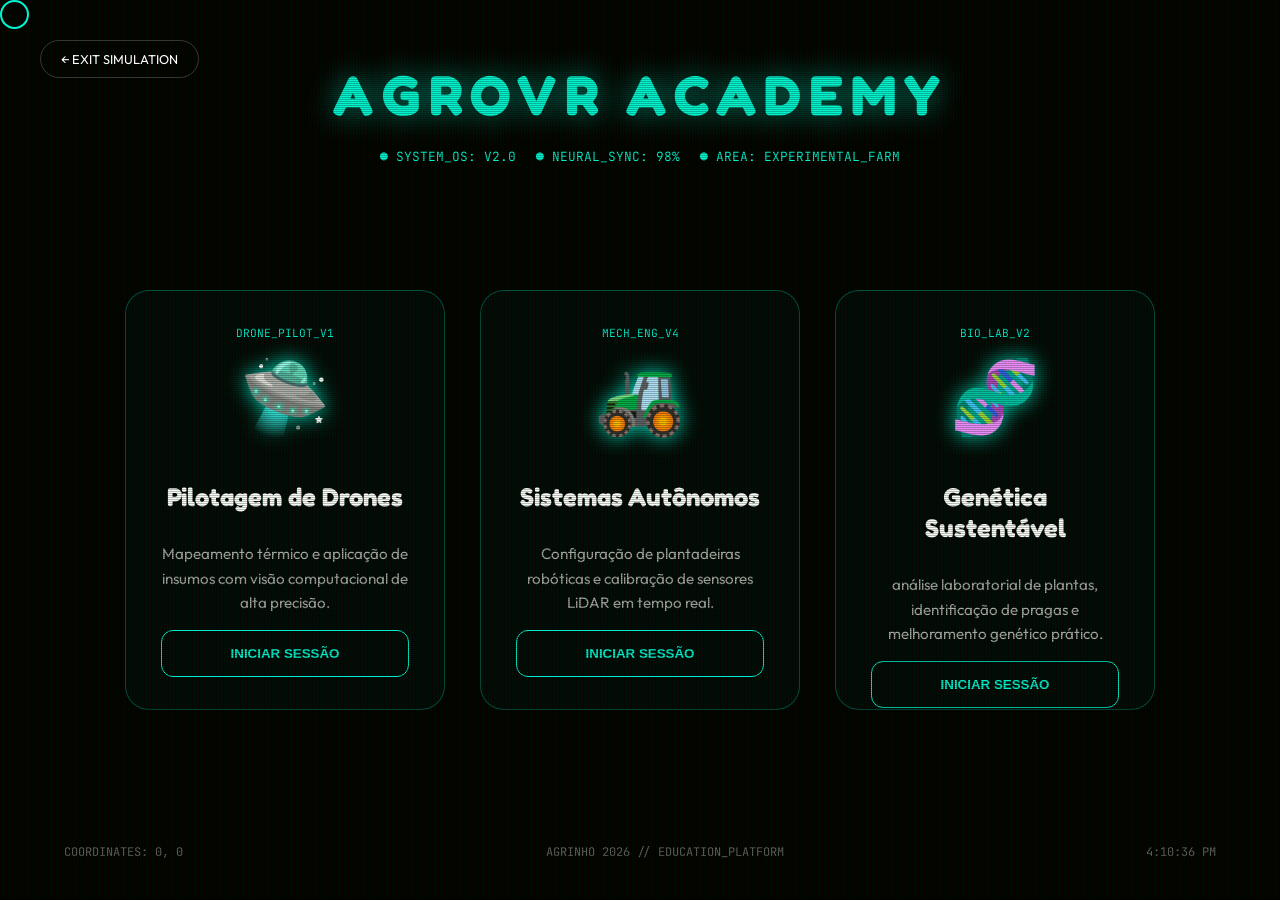
<file: agrovr.html>
<!DOCTYPE html>
<html lang="pt-br">
<head>
    <meta charset="UTF-8">
    <meta name="viewport" content="width=device-width, initial-scale=1.0">
    <title>AgroVR Academy | Imersão 360°</title>
    <link rel="stylesheet" href="agrovr.css">
</head>
<body>

    <div id="cursor"></div>
    <div class="vr-overlay"></div>
    <div class="scanlines"></div>
    <div class="world-bg" id="bg"></div>

    <a href="index.html" class="back-btn">← EXIT SIMULATION</a>

    <div class="interface">
        <header class="hud-header">
            <h1>AgroVR Academy</h1>
            <div class="status-bar">
                <span>● SYSTEM_OS: V2.0</span>
                <span>● NEURAL_SYNC: 98%</span>
                <span>● AREA: EXPERIMENTAL_FARM</span>
            </div>
        </header>

        <div class="training-grid">
            <a href="drone.html" class="card-link">
                <div class="vr-card">
                    <div class="card-tag">DRONE_PILOT_V1</div>
                    <i class="emoji-icon">🛸</i>
                    <h3>Pilotagem de Drones</h3>
                    <p>Mapeamento térmico e aplicação de insumos com visão computacional de alta precisão.</p>
                    <button class="btn-start">INICIAR SESSÃO</button>
                </div>
            </a>

            <a href="autonomos.html" class="card-link">
                <div class="vr-card">
                    <div class="card-tag">MECH_ENG_V4</div>
                    <i class="emoji-icon">🚜</i>
                    <h3>Sistemas Autônomos</h3>
                    <p>Configuração de plantadeiras robóticas e calibração de sensores LiDAR em tempo real.</p>
                    <button class="btn-start">INICIAR SESSÃO</button>
                </div>
            </a>

            <a href="genetica.html" class="card-link">
                <div class="vr-card">
                    <div class="card-tag">BIO_LAB_V2</div>
                    <i class="emoji-icon">🧬</i>
                    <h3>Genética Sustentável</h3>
                    <p>análise laboratorial de plantas, identificação de pragas e melhoramento genético prático.</p>
                    <button class="btn-start">INICIAR SESSÃO</button>
                </div>
            </a>
        </div>

        <div class="hud-footer">
            <div>COORDINATES: <span id="posx">0</span>, <span id="posy">0</span></div>
            <div>AGRINHO 2026 // EDUCATION_PLATFORM</div>
            <div id="clock">00:00:00</div>
        </div>
    </div>

    <script src="agrovr.js"></script>
</body>
</html>
</file>
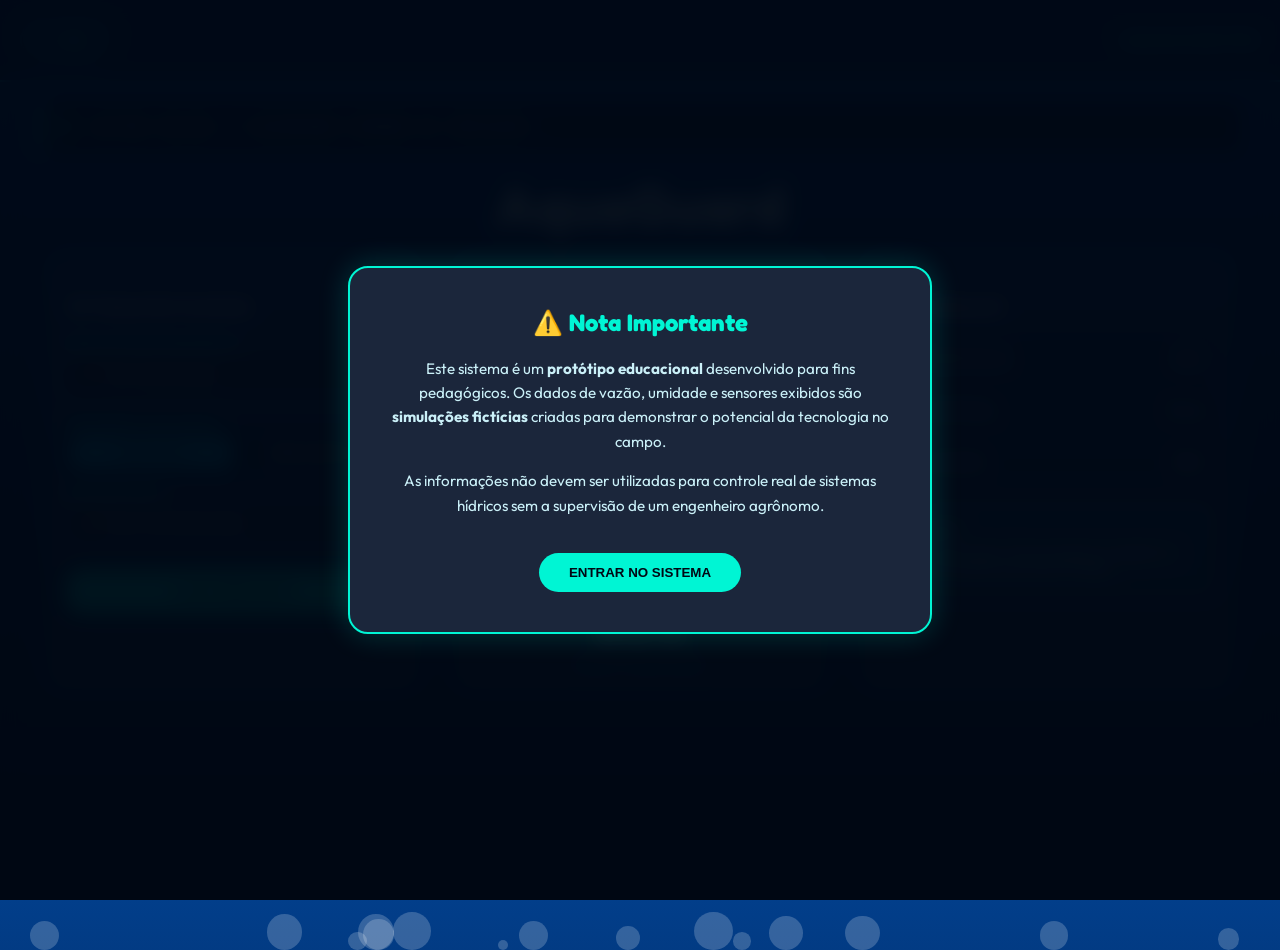
<file: aquaguard.html>
<!DOCTYPE html>
<html lang="pt-br">
<head>
    <meta charset="UTF-8">
    <meta name="viewport" content="width=device-width, initial-scale=1.0">
    <title>AquaGuard Pro | Gestão Hídrica 360</title>
    <link rel="stylesheet" href="aquaguard.css">
</head>
<body>

    <div id="aviso-pedagogico">
        <div class="modal-conteudo">
            <h2>⚠️ Nota Importante</h2>
            <p>
                Este sistema é um <b>protótipo educacional</b> desenvolvido para fins pedagógicos. 
                Os dados de vazão, umidade e sensores exibidos são <b>simulações fictícias</b> 
                criadas para demonstrar o potencial da tecnologia no campo.
            </p>
            <p>
                As informações não devem ser utilizadas para controle real de sistemas hídricos sem a supervisão de um engenheiro agrônomo.
            </p>
            <button class="btn-entendi" onclick="fecharAviso()">ENTRAR NO SISTEMA</button>
        </div>
    </div>

    <div id="bubble-bg"></div>

    <nav>
        <a href="index.html" class="back-btn">← HUB</a>
        <div style="font-weight: bold; color: var(--accent);">AQUAGUARD PRO</div>
    </nav>

    <div class="container">
        <div class="system-alert" id="radar-alert">
            <div class="alert-dot" id="radar-dot"></div>
            <span id="radar-text">SISTEMA ONLINE // AGUARDANDO COMANDO DE IRRIGAÇÃO...</span>
        </div>

        <header>
            <h1>AquaGuard</h1>
        </header>

        <div class="grid">
            <div class="card">
                <h3>⚙️ Painel de Controle</h3>
                
                <label>ÁREA DE MONITORAMENTO:</label>
                <select id="setor" onchange="resetSim()">
                    <option value="pivo">📍 Pivô Central (Soja)</option>
                    <option value="nascente">🌿 Nascente Protegida</option>
                    <option value="estufa">🧪 Estufa Hidropônica</option>
                </select>

                <label>FREQUÊNCIA DE DADOS:</label>
                <div class="speed-control">
                    <button id="sp-real" class="speed-btn active" onclick="setSpeed('real')">TEMPO REAL</button>
                    <button id="sp-sim" class="speed-btn" onclick="setSpeed('sim')">SIMULAÇÃO 24H</button>
                </div>

                <label>TIPO DE PULSO:</label>
                <select id="tipo-pulso">
                    <option value="curto">⚡ Pulso Curto (Economia)</option>
                    <option value="longo">🌊 Pulso Longo (Profundo)</option>
                    <option value="intermitente">🔄 Intermitente</option>
                </select>

                <button id="btn-chuva" class="btn-main btn-chuva" onclick="toggleChuva()">LIGAR IRRIGAÇÃO</button>
            </div>

            <div class="card" style="text-align:center;">
                <h3 id="display-title">Nível do Reservatório</h3>
                <div class="tank-wrap">
                    <div id="water-fill" class="water-body" style="height: 80%;">
                        <div class="wave-top"></div>
                    </div>
                </div>
                <div style="font-size: 3rem; font-weight: bold; margin-top:10px;" id="txt-perc">80%</div>
                <small id="txt-mode" style="color: var(--accent); text-transform: uppercase;">Modo: Tempo Real</small>
            </div>

            <div class="card">
                <h3>📈 Dashboard</h3>
                <div class="data-row"><span>UMIDADE SOLO:</span><span id="solo-val">45%</span></div>
                <div class="data-row"><span>VAZÃO ATUAL:</span><span id="vazao">0 L/s</span></div>
                <div class="data-row"><span>QUALIDADE:</span><span>98%</span></div>
                
                <div style="margin-top: 20px; background: rgba(0,245,212,0.1); padding: 15px; border-radius: 15px;">
                    <small>IA SUGERE:</small>
                    <p id="sugestao-ia" style="font-size: 0.8rem; margin: 5px 0;">O nível está estável. Recomendamos irrigação em pulsos curtos para economizar energia.</p>
                </div>
            </div>
        </div>
    </div>

    <script src="aquaguard.js"></script>
</body>
</html>
</file>
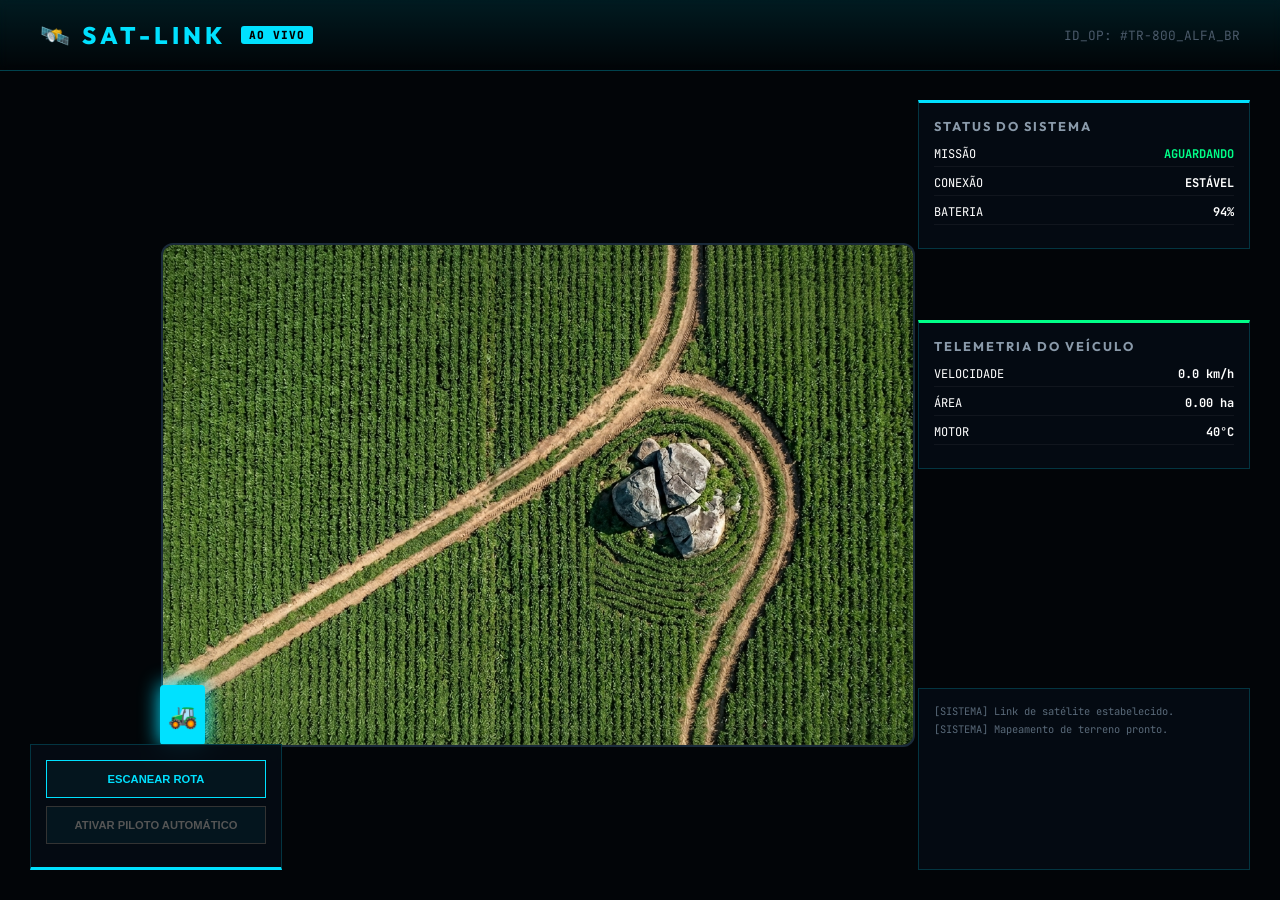
<file: autonomos.html>
<!DOCTYPE html>
<html lang="pt-br">
<head>
    <meta charset="UTF-8">
    <meta name="viewport" content="width=device-width, initial-scale=1.0">
    <title>SAT-LINK | CENTRAL DE CONTROLE AGRO</title>
    <style>
        @import url('https://fonts.googleapis.com/css2?family=JetBrains+Mono:wght@400;700&family=Outfit:wght@600;800&display=swap');

        :root {
            --neon-blue: #00e1ff;
            --neon-green: #00ff88;
            --neon-red: #ff3e3e;
            --bg-dark: #020508;
            --glass: rgba(5, 12, 20, 0.85);
        }

        body, html {
            margin: 0; padding: 0; width: 100%; height: 100%;
            background: var(--bg-dark); color: white;
            font-family: 'JetBrains Mono', monospace; overflow: hidden;
        }

        /* CABEÇALHO */
        header {
            position: absolute; top: 0; left: 0; width: 100%;
            padding: 20px 40px; box-sizing: border-box;
            background: linear-gradient(to bottom, rgba(0, 225, 255, 0.1), transparent);
            border-bottom: 1px solid rgba(0, 225, 255, 0.2);
            display: flex; justify-content: space-between; align-items: center;
            z-index: 100; backdrop-filter: blur(5px);
        }

        .main-title {
            font-family: 'Outfit', sans-serif;
            font-weight: 800; font-size: 1.5rem;
            color: var(--neon-blue); text-transform: uppercase;
            letter-spacing: 4px; display: flex; align-items: center; gap: 15px;
        }

        .main-title span {
            font-size: 0.7rem; font-family: 'JetBrains Mono';
            background: var(--neon-blue); color: black;
            padding: 2px 8px; border-radius: 3px; letter-spacing: 1px;
        }

        /* CONTEINER DO CAMPO */
        #field-container {
            position: absolute; top: 55%; left: 42%;
            width: 750px; height: 500px;
            transform: translate(-50%, -50%);
            background-image: url('gps.png');
            background-size: cover;
            background-position: center;
            border: 2px solid #1a2a3a;
            border-radius: 12px; z-index: 2;
        }

        #gps-canvas { position: absolute; top: 0; left: 0; z-index: 5; pointer-events: none; }

        /* MENSAGEM DE SUCESSO FINAL */
        #success-msg {
            position: absolute; top: 50%; left: 50%;
            transform: translate(-50%, -50%);
            background: rgba(0, 255, 136, 0.9);
            color: black; padding: 20px 40px;
            border-radius: 10px; font-family: 'Outfit';
            font-weight: 800; text-align: center;
            display: none; z-index: 1000;
            box-shadow: 0 0 50px var(--neon-green);
            animation: popIn 0.5s cubic-bezier(0.175, 0.885, 0.32, 1.275);
        }

        @keyframes popIn { from { transform: translate(-50%, -50%) scale(0.5); opacity: 0; } to { transform: translate(-50%, -50%) scale(1); opacity: 1; } }

        #destination-marker {
            position: absolute; width: 40px; height: 40px;
            top: 460px; left: 580px; z-index: 6;
            display: none; font-size: 24px;
            animation: bounce 1.5s infinite;
        }

        @keyframes bounce { 0%, 100% { transform: translateY(0); } 50% { transform: translateY(-10px); } }

        .unit {
            position: absolute; width: 45px; height: 60px;
            margin-left: -22.5px; margin-top: -30px;
            background: var(--neon-blue); border-radius: 4px;
            top: 470px; left: 20px; 
            box-shadow: 0 0 20px var(--neon-blue);
            display: flex; align-items: center; justify-content: center; font-size: 24px;
            z-index: 10;
        }

        /* PAINÉIS */
        .panel {
            position: absolute; background: var(--glass);
            border: 1px solid rgba(0, 225, 255, 0.2); padding: 15px;
            backdrop-filter: blur(10px); z-index: 20;
        }

        .status-panel { top: 100px; right: 30px; width: 300px; border-top: 3px solid var(--neon-blue); }
        .telemetry-panel { top: 320px; right: 30px; width: 300px; border-top: 3px solid var(--neon-green); }
        .log-panel { bottom: 30px; right: 30px; width: 300px; height: 150px; font-size: 0.7rem; overflow-y: auto; }
        .command-panel { bottom: 30px; left: 30px; width: 220px; border-bottom: 3px solid var(--neon-blue); }

        h2 { font-family: 'Outfit'; font-size: 0.8rem; color: #8a9aaa; margin: 0 0 12px 0; text-transform: uppercase; letter-spacing: 2px; }
        .data-row { display: flex; justify-content: space-between; margin-bottom: 8px; font-size: 0.75rem; border-bottom: 1px solid rgba(255,255,255,0.05); padding-bottom: 4px; }
        .value { color: #fff; font-weight: bold; }

        .btn {
            background: rgba(0, 225, 255, 0.05); border: 1px solid var(--neon-blue);
            color: var(--neon-blue); padding: 12px; width: 100%;
            cursor: pointer; font-weight: bold; margin-bottom: 8px;
            text-transform: uppercase; font-size: 0.7rem; transition: 0.3s;
        }
        .btn:hover:not(:disabled) { background: var(--neon-blue); color: #000; }
        .btn:disabled { border-color: #333; color: #555; }
        
        .log-entry { margin-bottom: 4px; color: #5a6a7a; font-size: 0.65rem; }
    </style>
</head>
<body>

    <header>
        <div class="main-title">🛰️ SAT-LINK <span>AO VIVO</span></div>
        <div style="font-size: 0.8rem; color: #4a5a6a;">ID_OP: #TR-800_ALFA_BR</div>
    </header>

    <div id="field-container">
        <canvas id="gps-canvas" width="750" height="500"></canvas>
        <div id="destination-marker">📍</div>
        <div class="unit" id="tractor">🚜</div>
        
        <div id="success-msg">
            <div style="font-size: 50px;">✓</div>
            TRAJETO REALIZADO COM SUCESSO
        </div>
    </div>

    <div class="panel status-panel">
        <h2>Status do Sistema</h2>
        <div class="data-row"><span>MISSÃO</span><span class="value" id="mode" style="color:var(--neon-green)">AGUARDANDO</span></div>
        <div class="data-row"><span>CONEXÃO</span><span class="value" id="gps-stat">ESTÁVEL</span></div>
        <div class="data-row"><span>BATERIA</span><span class="value">94%</span></div>
    </div>

    <div class="panel telemetry-panel">
        <h2>Telemetria do Veículo</h2>
        <div class="data-row"><span>VELOCIDADE</span><span class="value" id="speed">0.0 km/h</span></div>
        <div class="data-row"><span>ÁREA</span><span class="value" id="area">0.00 ha</span></div>
        <div class="data-row"><span>MOTOR</span><span class="value" id="temp">40°C</span></div>
    </div>

    <div class="panel log-panel" id="log-box">
        <div class="log-entry">[SISTEMA] Link de satélite estabelecido.</div>
        <div class="log-entry">[SISTEMA] Mapeamento de terreno pronto.</div>
    </div>

    <div class="panel command-panel">
        <button class="btn" id="btn-scan" onclick="escanearTrajeto()">Escanear Rota</button>
        <button class="btn" id="btn-start" onclick="iniciarMissao()" disabled>Ativar Piloto Automático</button>
    </div>

    <script>
        const tractor = document.getElementById('tractor');
        const canvas = document.getElementById('gps-canvas');
        const ctx = canvas.getContext('2d');
        const logBox = document.getElementById('log-box');
        const marker = document.getElementById('destination-marker');
        const successMsg = document.getElementById('success-msg');
        
        let missionActive = false;
        let routePoints = [];

        const points = [
            {x: 20, y: 470},   
            {x: 400, y: 250},  
            {x: 420, y: 100},  
            {x: 630, y: 80},   
            {x: 690, y: 290},  
            {x: 600, y: 480}   
        ];

        function addLog(text) {
            const entry = document.createElement('div');
            entry.className = 'log-entry';
            entry.innerText = `[LOG] ${text}`;
            logBox.appendChild(entry);
            logBox.scrollTop = logBox.scrollHeight;
        }

        function getCurvePoints(pts, tension = 0.4, numOfSegments = 60) {
            let res = [];
            let _pts = pts.slice(0);
            _pts.unshift(pts[0]);
            _pts.push(pts[pts.length - 1]);
            for (let i = 1; i < _pts.length - 2; i++) {
                for (let t = 0; t <= numOfSegments; t++) {
                    let st = t / numOfSegments;
                    let c1 = 2*Math.pow(st,3)-3*Math.pow(st,2)+1;
                    let c2 = -(2*Math.pow(st,3))+3*Math.pow(st,2);
                    let c3 = Math.pow(st,3)-2*Math.pow(st,2)+st;
                    let c4 = Math.pow(st,3)-Math.pow(st,2);
                    let t1x = (_pts[i+1].x-_pts[i-1].x)*tension;
                    let t2x = (_pts[i+2].x-_pts[i].x)*tension;
                    let t1y = (_pts[i+1].y-_pts[i-1].y)*tension;
                    let t2y = (_pts[i+2].y-_pts[i].y)*tension;
                    res.push({
                        x: c1*_pts[i].x+c2*_pts[i+1].x+c3*t1x+c4*t2x,
                        y: c1*_pts[i].y+c2*_pts[i+1].y+c3*t1y+c4*t2y
                    });
                }
            }
            return res;
        }

        function escanearTrajeto() {
            routePoints = getCurvePoints(points);
            ctx.clearRect(0, 0, canvas.width, canvas.height);
            ctx.strokeStyle = "rgba(0, 225, 255, 0.7)";
            ctx.lineWidth = 4;
            ctx.setLineDash([5, 5]);
            ctx.beginPath();
            ctx.moveTo(routePoints[0].x, routePoints[0].y);
            routePoints.forEach(p => ctx.lineTo(p.x, p.y));
            ctx.stroke();

            marker.style.display = 'block';
            addLog("Rota otimizada para o terreno.");
            document.getElementById('btn-scan').disabled = true;
            document.getElementById('btn-start').disabled = false;
        }

        function iniciarMissao() {
            if(missionActive) return;
            missionActive = true;
            successMsg.style.display = 'none';
            document.getElementById('mode').innerText = "EM CURSO";
            document.getElementById('speed').innerText = "5.4 km/h";
            addLog("Iniciando tracionamento. Seguindo curva.");

            let currentIndex = 0;
            let areaCount = 0;
            
            function animate() {
                if (!missionActive) return;
                if (currentIndex < routePoints.length) {
                    const p = routePoints[currentIndex];
                    tractor.style.left = p.x + 'px';
                    tractor.style.top = p.y + 'px';

                    if (currentIndex < routePoints.length - 1) {
                        const next = routePoints[currentIndex + 1];
                        const angle = Math.atan2(next.y - p.y, next.x - p.x) * 180 / Math.PI;
                        tractor.style.transform = `rotate(${angle + 90}deg)`;
                    }

                    if(currentIndex % 15 === 0) {
                        areaCount += 0.03;
                        document.getElementById('area').innerText = areaCount.toFixed(2) + " ha";
                        document.getElementById('temp').innerText = (50 + Math.random()*3).toFixed(1) + "°C";
                    }

                    currentIndex++;
                    requestAnimationFrame(animate);
                } else {
                    missionActive = false;
                    addLog("Trajeto finalizado com sucesso.");
                    document.getElementById('mode').innerText = "CONCLUÍDO";
                    document.getElementById('speed').innerText = "0.0 km/h";
                    marker.innerText = "🏁";
                    
                    // MOSTRAR MENSAGEM DE SUCESSO
                    successMsg.style.display = 'block';
                }
            }
            requestAnimationFrame(animate);
        }
    </script>
</body>
</html>
</file>
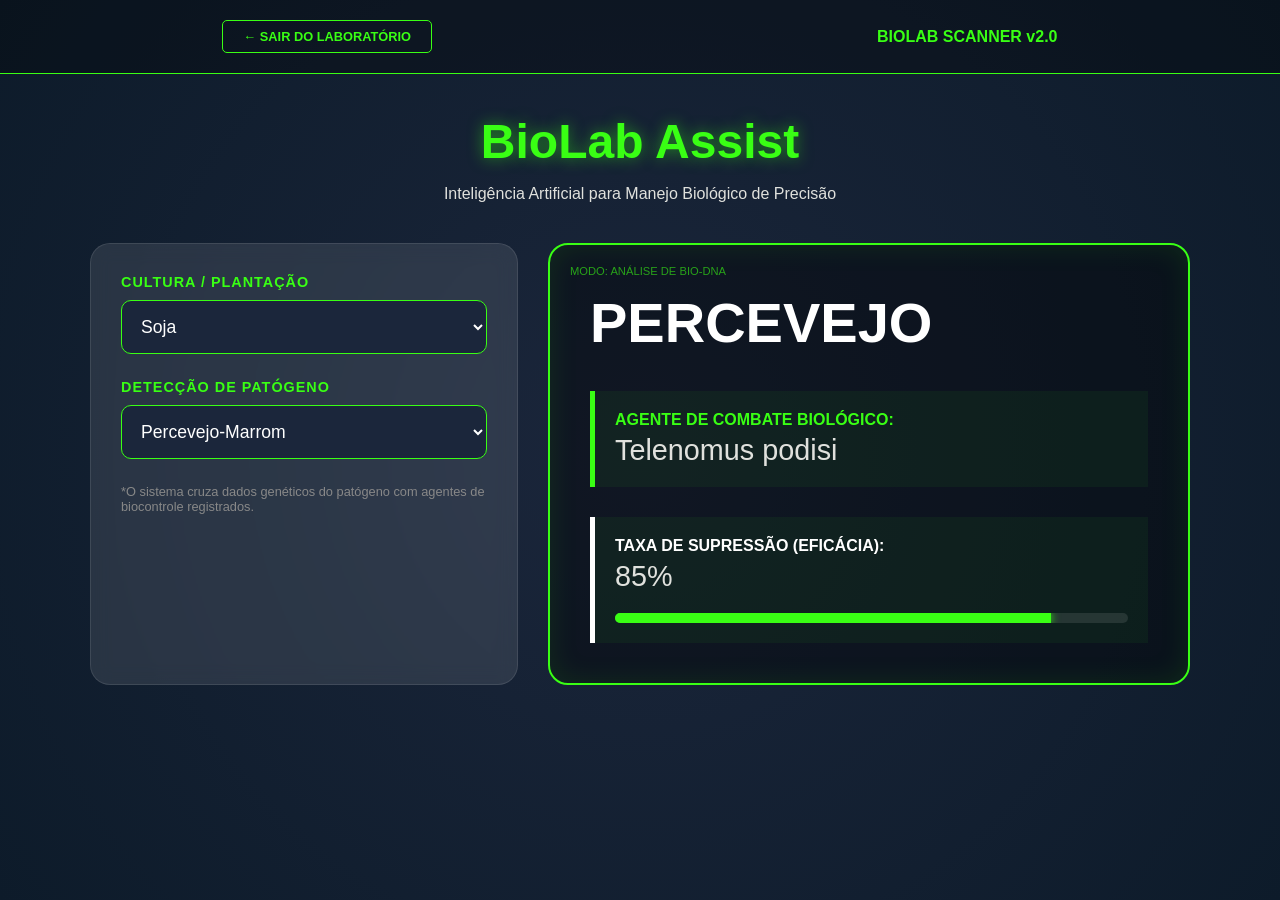
<file: biolab.html>
<!DOCTYPE html>
<html lang="pt-br">
<head>
    <meta charset="UTF-8">
    <meta name="viewport" content="width=device-width, initial-scale=1.0">
    <title>BioLab Assist | Diagnóstico Avançado</title>
    <link rel="stylesheet" href="biolab.css">
</head>
<body>

    <nav>
        <a href="index.html" class="back-btn">← SAIR DO LABORATÓRIO</a>
        <div style="color: var(--neon-green); font-weight: bold;">BIOLAB SCANNER v2.0</div>
    </nav>

    <div class="container">
        <header>
            <h1>BioLab Assist</h1>
            <p>Inteligência Artificial para Manejo Biológico de Precisão</p>
        </header>

        <div class="lab-layout">
            <div class="control-panel">
                <div class="input-group">
                    <label>CULTURA / PLANTAÇÃO</label>
                    <select id="cultura" onchange="analisar()">
                        <option value="Soja">Soja</option>
                        <option value="Milho">Milho</option>
                        <option value="Cafe">Café</option>
                        <option value="Cana">Cana-de-Açúcar</option>
                        <option value="Hortifruti">Hortifruti (Tomate/Alface)</option>
                    </select>
                </div>

                <div class="input-group">
                    <label>DETECÇÃO DE PATÓGENO</label>
                    <select id="praga" onchange="analisar()">
                        <option value="percevejo">Percevejo-Marrom</option>
                        <option value="ferrugem">Ferrugem Asiática</option>
                        <option value="lagarta">Lagarta-do-Cartucho</option>
                        <option value="cigarrinha">Cigarrinha-do-Milho</option>
                        <option value="broca">Broca-do-Café</option>
                        <option value="bicho_mineiro">Bicho-Mineiro</option>
                        <option value="broca_cana">Broca-da-Cana</option>
                        <option value="nematoide">Nematoides de Solo</option>
                        <option value="mosca_branca">Mosca-Branca</option>
                    </select>
                </div>
                <p style="font-size: 0.8rem; color: #888;">*O sistema cruza dados genéticos do patógeno com agentes de biocontrole registrados.</p>
            </div>

            <div class="display-panel">
                <div class="label-scan">MODO: ANÁLISE DE BIO-DNA</div>
                
                <div id="nome-alvo">SELECIONE...</div>
                
                <div class="info-box">
                    <div class="info-title">AGENTE DE COMBATE BIOLÓGICO:</div>
                    <div class="info-value" id="agente-nome">---</div>
                </div>

                <div class="info-box" style="border-color: #fff;">
                    <div class="info-title" style="color: #fff;">TAXA DE SUPRESSÃO (EFICÁCIA):</div>
                    <div class="info-value" id="eficacia-txt">0%</div>
                    <div class="eficacia-bar"><div id="bar-fill"></div></div>
                </div>
            </div>
        </div>
    </div>

    <script src="biolab.js"></script>
</body>
</html>
</file>
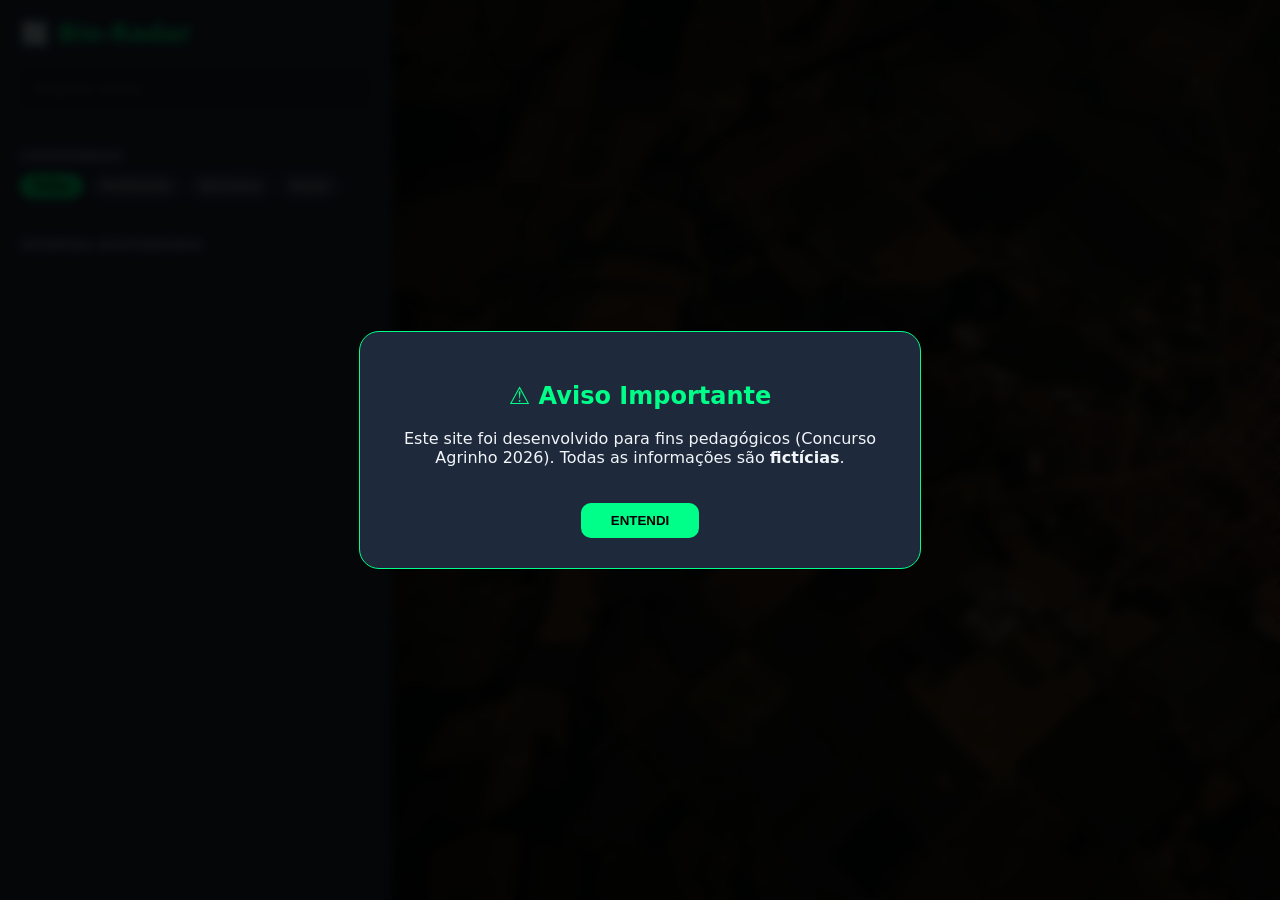
<file: bioradar.html>
<!DOCTYPE html>
<html lang="pt-br">
<head>
    <meta charset="UTF-8">
    <meta name="viewport" content="width=device-width, initial-scale=1.0">
    <title>Bio-Radar | Marketplace de Resíduos</title>
    <link rel="stylesheet" href="bioradar.css">
</head>
<body>

    <div id="modal-aviso">
        <div class="modal-content">
            <h2>⚠️ Aviso Importante</h2>
            <p>Este site foi desenvolvido para fins pedagógicos (Concurso Agrinho 2026). Todas as informações são <strong>fictícias</strong>.</p>
            <button class="btn-entendi" onclick="fecharAviso()">ENTENDI</button>
        </div>
    </div>

    <aside class="sidebar">
        <div class="logo" onclick="resetarMapa()">🔄 Bio-Radar</div>
        
        <input type="text" id="searchInput" class="search-box" placeholder="Pesquisar resíduo..." onkeyup="filtrar()">

        <div class="filter-group">
            <h4>CATEGORIAS</h4>
            <div class="tag-container" id="categoryFilters">
                <span class="tag active" onclick="filtrarCategoria('Todos', this)">Todos</span>
                <span class="tag" onclick="filtrarCategoria('Fertilizante', this)">Fertilizante</span>
                <span class="tag" onclick="filtrarCategoria('Biomassa', this)">Biomassa</span>
                <span class="tag" onclick="filtrarCategoria('Ração', this)">Ração</span>
            </div>
        </div>

        <div class="filter-group">
            <h4>OFERTAS DISPONÍVEIS</h4>
            <div class="offer-list" id="offerList"></div>
        </div>
    </aside>

    <main class="map-area" id="mapContainer">
        <div class="info-panel" id="info-panel">
            <h2 id="info-title" style="margin: 0; font-size: 1.2rem;"></h2>
            <p id="info-farm" style="color: var(--primary); margin: 5px 0; font-weight: bold;"></p>
            <p id="info-desc" style="font-size: 0.85rem; color: #94a3b8; line-height: 1.4;"></p>
            <div style="background: rgba(0,0,0,0.3); padding: 10px; border-radius: 10px; margin-top: 10px;">
                <small>Impacto Ambiental:</small><br>
                <strong id="info-impact" style="color: #fff;"></strong>
            </div>
            <button class="btn-match" onclick="realizarMatch()">SOLICITAR MATCH</button>
            <button onclick="fecharPainel()" style="background:none; border:none; color:#94a3b8; cursor:pointer; width:100%; margin-top:10px; font-size: 0.8rem;">Fechar e Ver Todos</button>
        </div>
    </main>

    <script src="bioradar.js"></script>
</body>
</html>
</file>
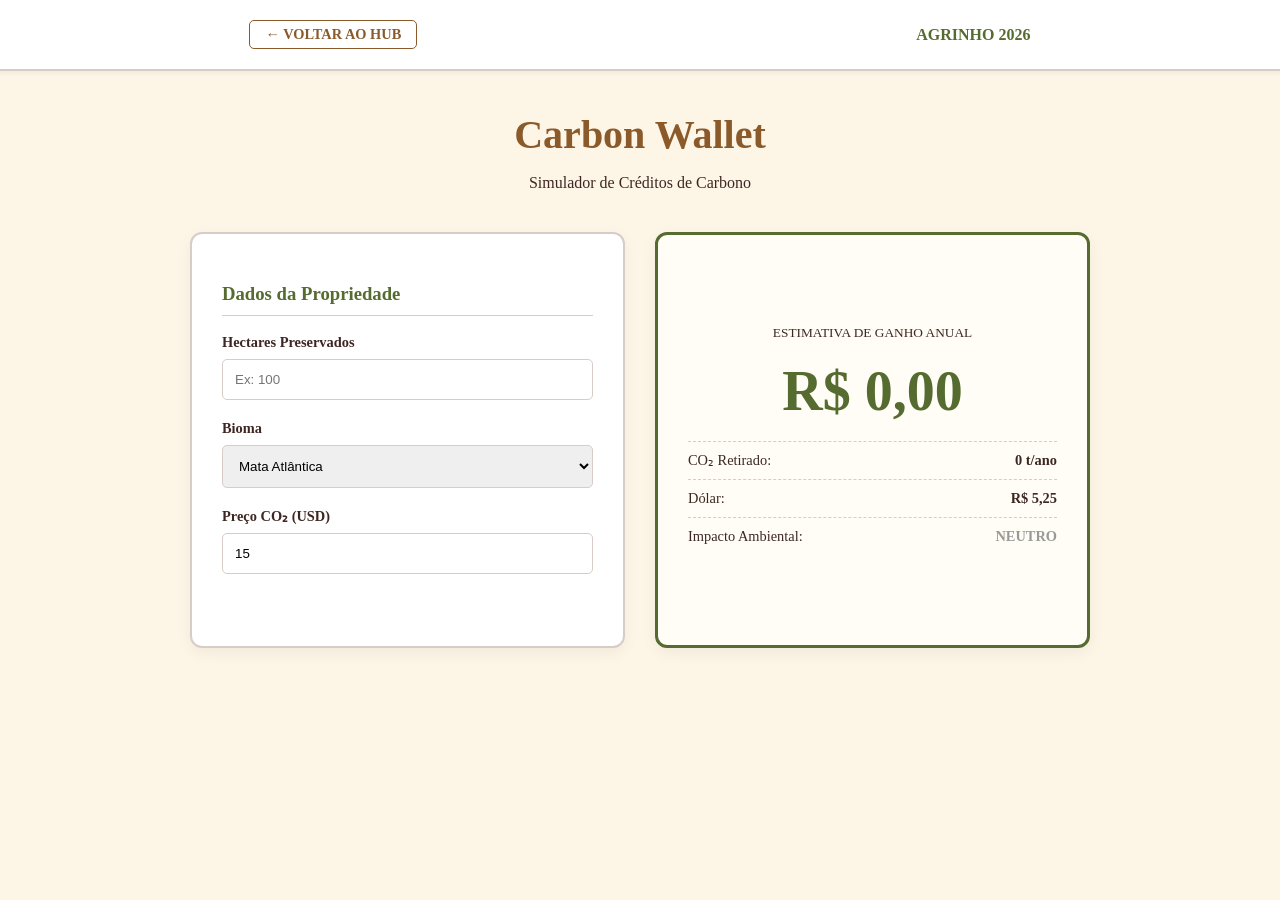
<file: carbono.html>
<!DOCTYPE html>
<html lang="pt-br">
<head>
    <meta charset="UTF-8">
    <meta name="viewport" content="width=device-width, initial-scale=1.0">
    <title>Carbon Wallet | Simulador de Créditos</title>
    <link rel="stylesheet" href="carbono.css">
</head>
<body>

    <nav>
        <a href="index.html" class="back-btn">← VOLTAR AO HUB</a>
        <div style="font-weight: bold; color: var(--secondary);">AGRINHO 2026</div>
    </nav>

    <div class="container">
        <header>
            <h1>Carbon Wallet</h1>
            <p>Simulador de Créditos de Carbono</p>
        </header>

        <div class="calc-grid">
            <div class="panel">
                <h3>Dados da Propriedade</h3>
                <div class="input-group">
                    <label>Hectares Preservados</label>
                    <input type="number" id="ha" placeholder="Ex: 100" oninput="calcular()">
                </div>
                <div class="input-group">
                    <label>Bioma</label>
                    <select id="bioma" onchange="calcular()">
                        <option value="15">Mata Atlântica</option>
                        <option value="12">Amazônia</option>
                        <option value="8">Cerrado</option>
                        <option value="5">Pampas</option>
                    </select>
                </div>
                <div class="input-group">
                    <label>Preço CO₂ (USD)</label>
                    <input type="number" id="preco" value="15" oninput="calcular()">
                </div>
            </div>

            <div class="panel result-panel">
                <small>ESTIMATIVA DE GANHO ANUAL</small>
                
                <div class="result-container">
                    <div class="result-value" id="total">R$ 0,00</div>
                </div>
                
                <div class="stat-line">
                    <span>CO₂ Retirado:</span>
                    <strong id="co2">0 t/ano</strong>
                </div>
                <div class="stat-line">
                    <span>Dólar:</span>
                    <strong>R$ 5,25</strong>
                </div>
                <div class="stat-line">
                    <span>Impacto Ambiental:</span>
                    <span id="impacto-status" style="color: #999;">NEUTRO</span>
                </div>
            </div>
        </div>
    </div>

    <script src="carbono.js"></script>
</body>
</html>
</file>
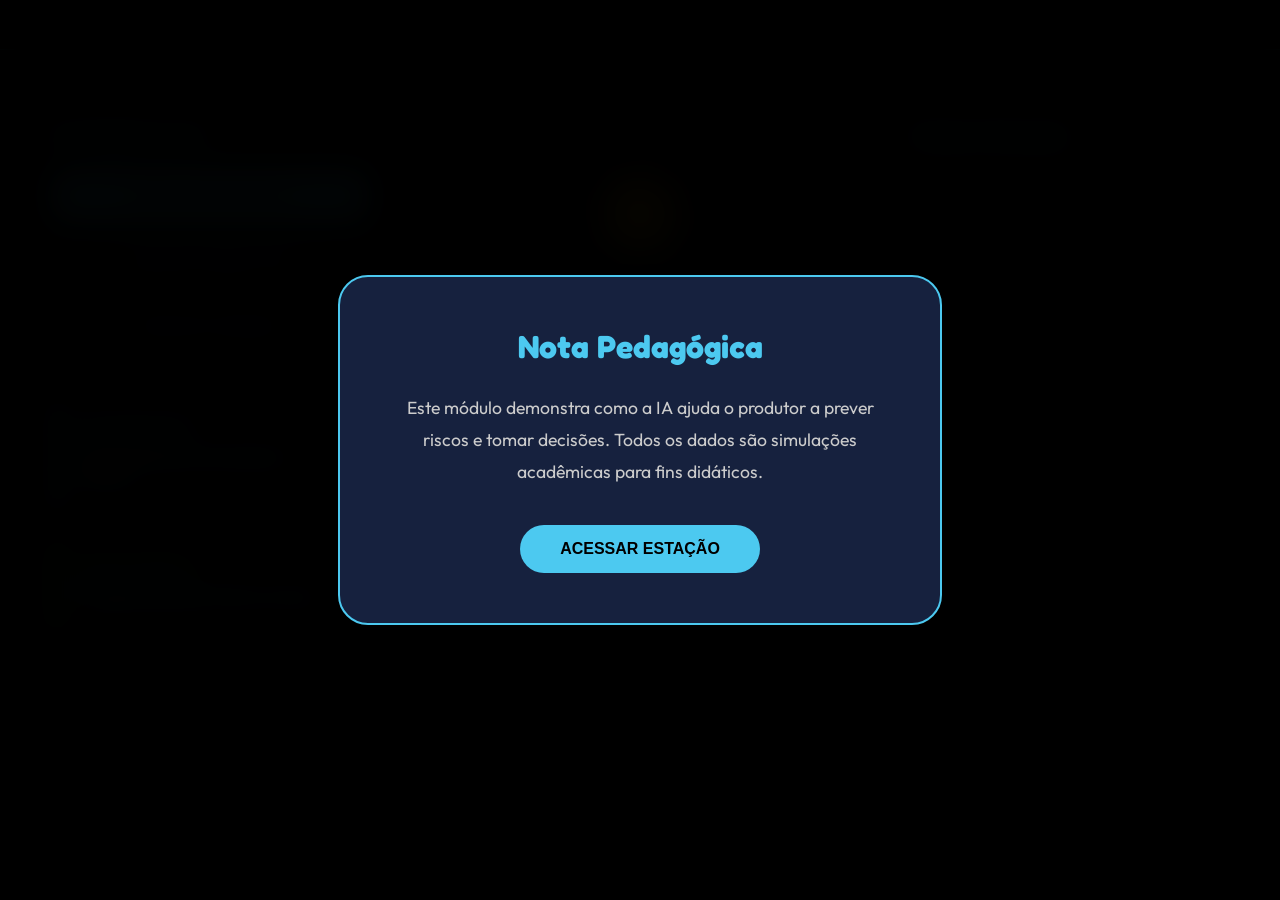
<file: climateai.html>
<!DOCTYPE html>
<html lang="pt-br">
<head>
    <meta charset="UTF-8">
    <meta name="viewport" content="width=device-width, initial-scale=1.0">
    <title>Climate AI Pro | Inteligência Preditiva</title>
    <link rel="stylesheet" href="climateai.css">
</head>
<body>

    <div id="aviso-pedagogico">
        <div class="modal-pedagogico">
            <h2>Nota Pedagógica</h2>
            <p>Este módulo demonstra como a IA ajuda o produtor a prever riscos e tomar decisões. Todos os dados são simulações acadêmicas para fins didáticos.</p>
            <button onclick="document.getElementById('aviso-pedagogico').style.display='none'">ACESSAR ESTAÇÃO</button>
        </div>
    </div>

    <div class="radar-bar">
        <div>
            <span class="alert-pulse" id="dot"></span> 
            <span id="radar-msg">SISTEMA PREDITIVO ATIVO // SATÉLITE GOES-16 OK</span>
        </div>
        <div id="clock">00:00:00</div>
    </div>

    <div class="container">
        <div class="main-grid">
            <div class="card">
                <h2 class="card-title">Inteligência IA</h2>
                <button class="btn-predict btn-blue" onclick="prever('normal')">Simular Tempo Real</button>
                <button class="btn-predict btn-outline" onclick="prever('chuva')">Projetar Frente Fria</button>
                <button class="btn-predict btn-outline" onclick="prever('seca')">Projetar Veranico</button>
                
                <div style="margin-top: 30px;">
                    <div class="insight-card">
                        <small class="tag-blue">RECOMENDAÇÃO:</small>
                        <p id="ia-advice">Janela ideal para semeadura e manejo.</p>
                    </div>
                    <div id="status-irrig" class="insight-card card-safe">
                        <small class="tag-safe">MANEJO HÍDRICO:</small>
                        <p id="ia-water">Irrigação liberada. Níveis normais.</p>
                    </div>
                </div>
            </div>

            <div class="card temp-hero">
                <div id="main-icon">☀️</div>
                <p id="weather-desc">CÉU LIMPO</p>
                <h1 class="big-temp" id="main-temp">24°C</h1>
                
                <div class="forecast-mini">
                    <div class="day-box"><div>Amanhã</div><div class="mini-icon">⛅</div><div class="mini-temp">26/19</div></div>
                    <div class="day-box"><div>Quarta</div><div class="mini-icon">☀️</div><div class="mini-temp">29/20</div></div>
                    <div class="day-box"><div>Quinta</div><div class="mini-icon">⛈️</div><div class="mini-temp">22/17</div></div>
                </div>
            </div>

            <div class="card">
                <h2 class="card-title">Dados Estação</h2>
                <table class="tech-table">
                    <tr><td>Radiação Solar</td><td id="val-rad">780 W/m²</td></tr>
                    <tr><td>Vel. do Vento</td><td id="val-vento">12 km/h</td></tr>
                    <tr><td>Umidade Relativa</td><td id="val-umid">58%</td></tr>
                    <tr><td>Pressão Atm.</td><td id="val-pres">1014 hPa</td></tr>
                    <tr><td>Delta T</td><td id="val-dt">4.2</td></tr>
                </table>
                <div class="prob-container">
                    <small>PROBABILIDADE DE CHUVA</small>
                    <div class="prob-bar-wrapper">
                        <div class="prob-bar-bg">
                            <div id="prob-bar"></div>
                        </div>
                        <span id="prob-val">5%</span>
                    </div>
                </div>
            </div>
        </div>
    </div>

    <div class="impact-footer" id="impact-txt">
        IMPACTOS DETECTADOS: ESTABILIDADE CLIMÁTICA // RISCO DE GEADA: NULO // EVAPOTRANSPIRAÇÃO: NORMAL
    </div>

    <script src="climateai.js"></script>
</body>
</html>
</file>
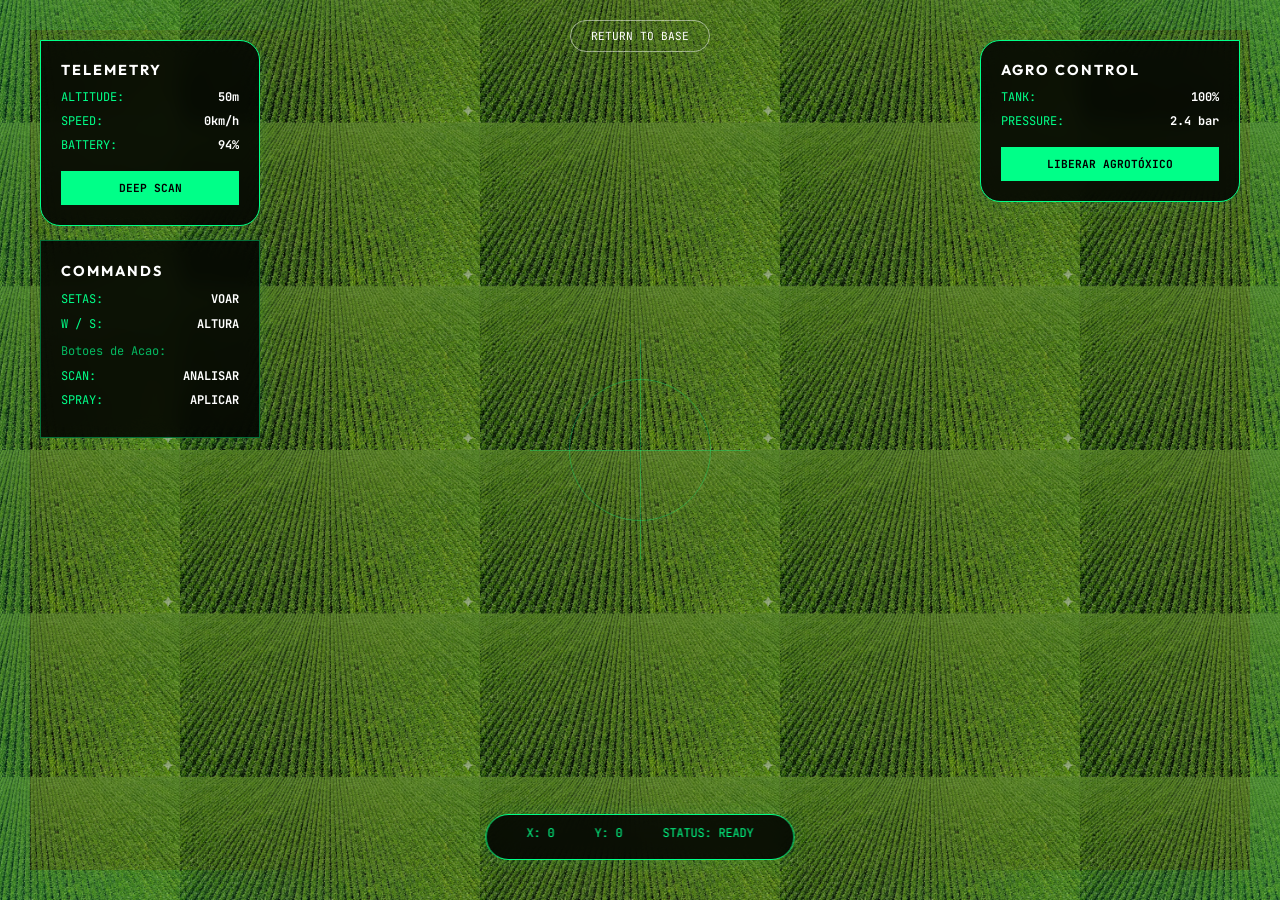
<file: drone.html>
<!DOCTYPE html>
<html lang="pt-br">
<head>
    <meta charset="UTF-8">
    <meta name="viewport" content="width=device-width, initial-scale=1.0">
    <title>Drone Pilot Infinity | SustentaAgro VR</title>
    <link rel="stylesheet" href="drone.css">
</head>
<body>

    <a href="agrovr.html" class="back-btn">RETURN TO BASE</a>
    <div class="scanner-line" id="scanner"></div>
    
    <div id="feed"></div>
    
    <div class="hud-overlay"></div>
    <div class="crosshair"></div>

    <div class="panel left-panel">
        <h2>Telemetry</h2>
        <div class="stat">ALTITUDE: <span class="stat-val" id="alt">50m</span></div>
        <div class="stat">SPEED: <span class="stat-val" id="vel">0km/h</span></div>
        <div class="stat">BATTERY: <span class="stat-val">94%</span></div>
        <button class="btn" onclick="toggleScan()">Deep Scan</button>
    </div>

    <div class="panel help-panel">
        <h2>Commands</h2>
        <div class="stat">SETAS: <span class="stat-val">VOAR</span></div>
        <div class="stat">W / S: <span class="stat-val">ALTURA</span></div>
        <div class="stat" style="margin-top: 10px; opacity: 0.7;">Botoes de Acao:</div>
        <div class="stat">SCAN: <span class="stat-val">ANALISAR</span></div>
        <div class="stat">SPRAY: <span class="stat-val">APLICAR</span></div>
    </div>

    <div class="panel right-panel">
        <h2>Agro Control</h2>
        <div class="stat">TANK: <span class="stat-val" id="tank-level">100%</span></div>
        <div class="stat">PRESSURE: <span class="stat-val">2.4 bar</span></div>
        
        <button class="btn" id="sprayBtn" onclick="toggleSpray()">Liberar Agrotóxico</button>
        
        <div id="results" class="scan-results">
            <div class="stat">PLANT HEALTH: <span class="stat-val">98%</span></div>
            <div class="stat">NITROGEN: <span class="stat-val">OPTIMAL</span></div>
            <div class="stat">PESTS: <span class="stat-val" style="color:#ffbe0b">NONE</span></div>
        </div>
    </div>

    <div class="panel bottom-panel">
        <div class="stat">X: <span id="pos-x">0</span></div>
        <div class="stat">Y: <span id="pos-y">0</span></div>
        <div class="stat">STATUS: <span id="flight-status" style="color:#00ff88">READY</span></div>
    </div>

    <script src="drone.js"></script>
</body>
</html>
</file>
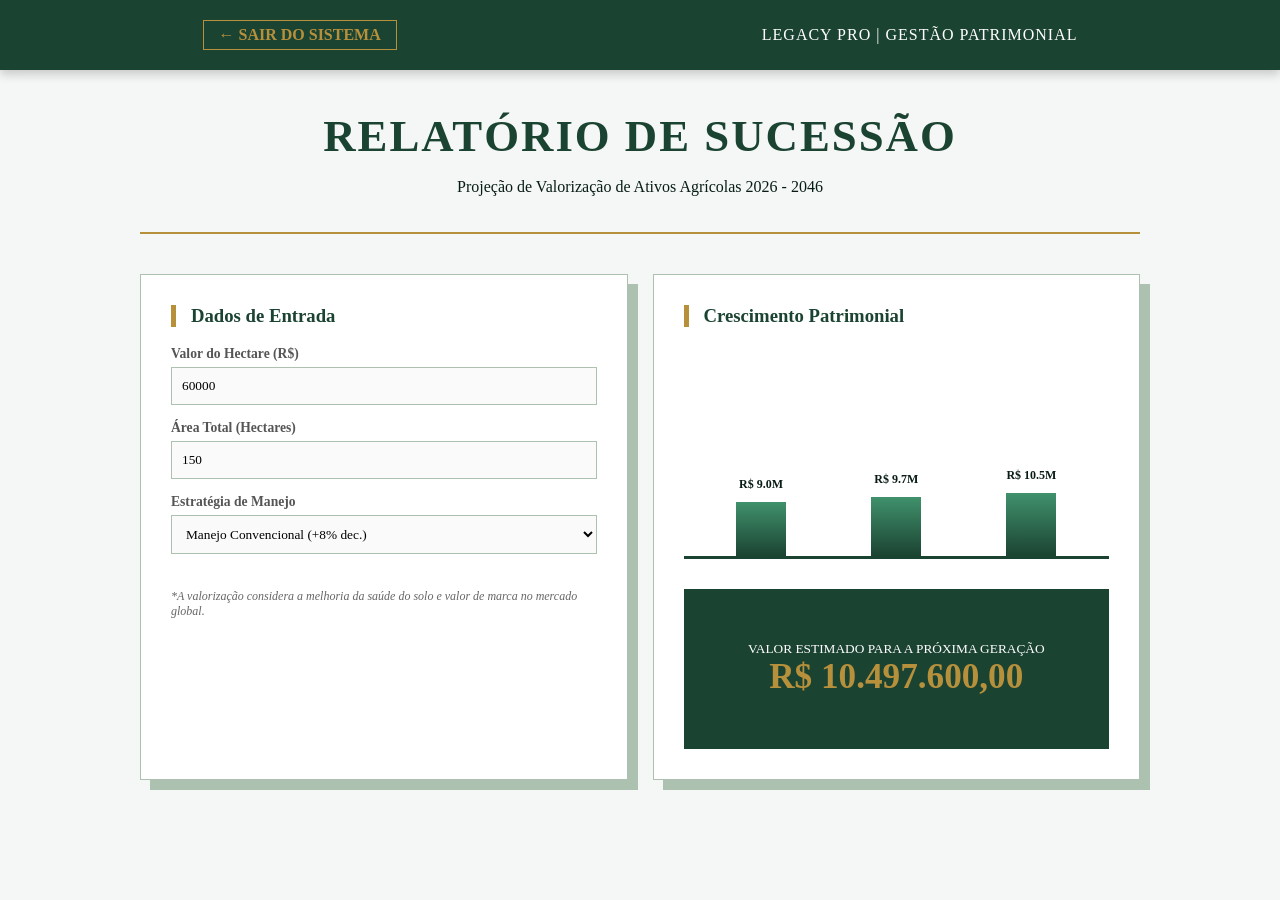
<file: legacy.html>
<!DOCTYPE html>
<html lang="pt-br">
<head>
    <meta charset="UTF-8">
    <meta name="viewport" content="width=device-width, initial-scale=1.0">
    <title>Legacy Pro | Gestão de Patrimônio</title>
    <link rel="stylesheet" href="legacy.css">
</head>
<body>

    <nav>
        <a href="index.html" class="back-btn">← SAIR DO SISTEMA</a>
        <div class="nav-title">LEGACY PRO | GESTÃO PATRIMONIAL</div>
    </nav>

    <div class="container">
        <header>
            <h1>Relatório de Sucessão</h1>
            <p>Projeção de Valorização de Ativos Agrícolas 2026 - 2046</p>
        </header>

        <div class="legacy-grid">
            <div class="panel">
                <h3>Dados de Entrada</h3>
                <div class="input-group">
                    <label for="val_ha">Valor do Hectare (R$)</label>
                    <input type="number" id="val_ha" value="60000" oninput="projetar()">
                </div>
                <div class="input-group">
                    <label for="total_ha">Área Total (Hectares)</label>
                    <input type="number" id="total_ha" value="150" oninput="projetar()">
                </div>
                <div class="input-group">
                    <label for="tech">Estratégia de Manejo</label>
                    <select id="tech" onchange="projetar()">
                        <option value="1.08">Manejo Convencional (+8% dec.)</option>
                        <option value="1.20">Certificação Orgânica (+20% dec.)</option>
                        <option value="1.45">Fazenda Carbono Zero (+45% dec.)</option>
                    </select>
                </div>
                <p class="footer-note">*A valorização considera a melhoria da saúde do solo e valor de marca no mercado global.</p>
            </div>

            <div class="panel">
                <h3>Crescimento Patrimonial</h3>
                
                <div class="chart-area">
                    <div class="bar" id="b1" style="height: 30%;"> 
                        <span class="bar-val" id="v1">R$ 0M</span> 
                    </div>
                    <div class="bar" id="b2" style="height: 50%;"> 
                        <span class="bar-val" id="v2">R$ 0M</span> 
                    </div>
                    <div class="bar" id="b3" style="height: 80%;"> 
                        <span class="bar-val" id="v3">R$ 0M</span> 
                    </div>
                </div>

                <div class="result-box">
                    <small class="result-label">Valor Estimado para a Próxima Geração</small>
                    <div class="result-container">
                        <div id="v_final">R$ 0,00</div>
                    </div>
                </div>
            </div>
        </div>
    </div>

    <script src="legacy.js"></script>
</body>
</html>
</file>
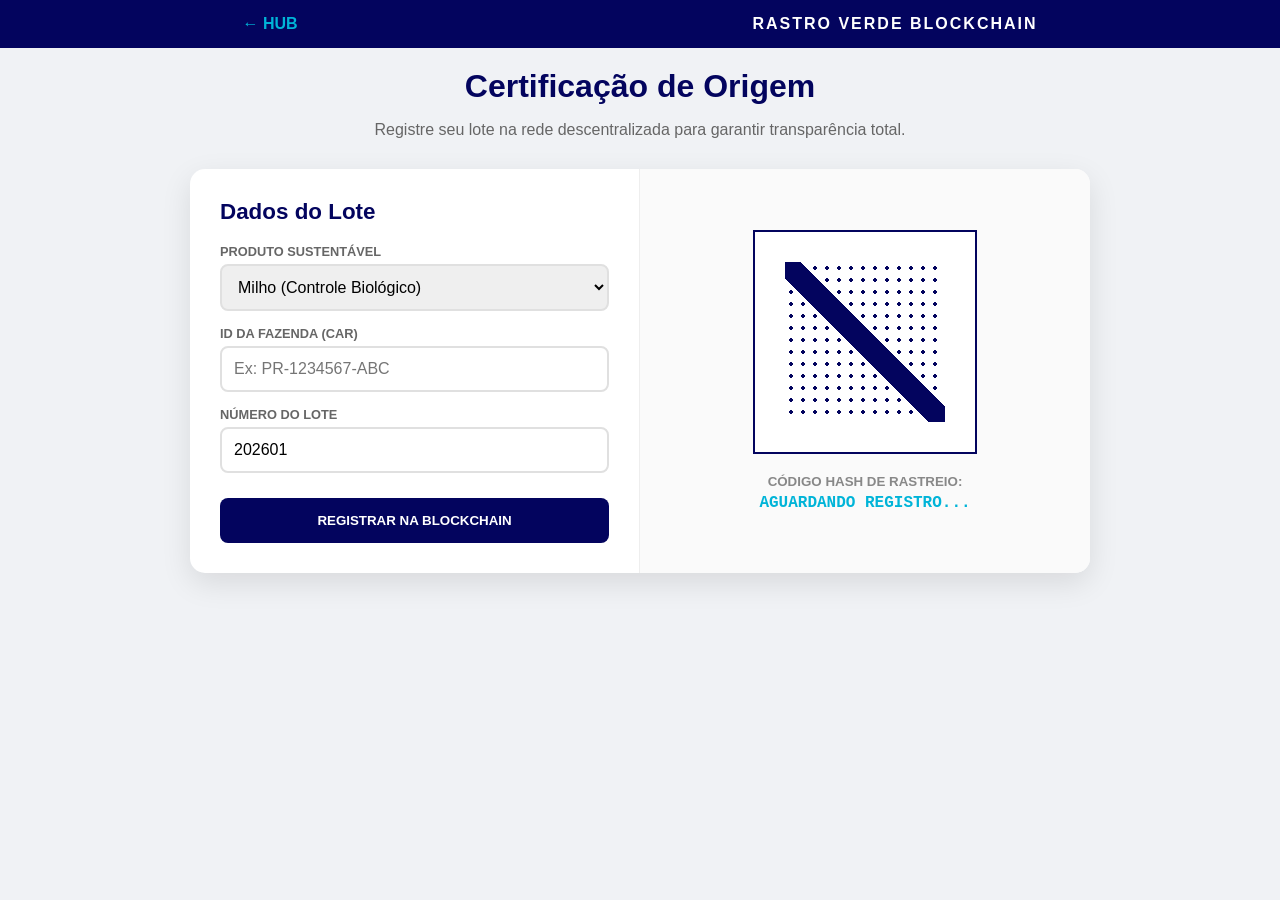
<file: rastroverde.html>
<!DOCTYPE html>
<html lang="pt-br">
<head>
    <meta charset="UTF-8">
    <meta name="viewport" content="width=device-width, initial-scale=1.0">
    <title>Rastro Verde | Blockchain Agrinho</title>
    <link rel="stylesheet" href="rastroverde.css">
</head>
<body>

    <nav>
        <a href="index.html" class="back-link">← HUB</a>
        <div class="nav-title">RASTRO VERDE BLOCKCHAIN</div>
    </nav>

    <div class="container">
        <header class="page-header">
            <h1>Certificação de Origem</h1>
            <p>Registre seu lote na rede descentralizada para garantir transparência total.</p>
        </header>

        <div class="main-card">
            <div class="input-side">
                <h2>Dados do Lote</h2>
                
                <div class="field">
                    <label for="prod">PRODUTO SUSTENTÁVEL</label>
                    <select id="prod">
                        <option value="MILHO-BIO">Milho (Controle Biológico)</option>
                        <option value="SOJA-LIVRE">Soja (Desmatamento Zero)</option>
                        <option value="FEIJAO-ORG">Feijão Orgânico</option>
                        <option value="TRIGO-GEN">Trigo Regenerativo</option>
                    </select>
                </div>

                <div class="field">
                    <label for="car">ID DA FAZENDA (CAR)</label>
                    <input type="text" id="car" placeholder="Ex: PR-1234567-ABC">
                </div>

                <div class="field">
                    <label for="lote">NÚMERO DO LOTE</label>
                    <input type="number" id="lote" value="202601">
                </div>

                <button class="btn-register" onclick="registrar()">REGISTRAR NA BLOCKCHAIN</button>
            </div>

            <div class="display-side">
                <div class="loading-overlay" id="loader">
                    <div class="spinner"></div>
                    <p>Criptografando Dados...</p>
                </div>

                <div id="cert-content" class="cert-box">
                    <div class="qr-box">
                        <div class="qr-dots"></div>
                    </div>
                    <div class="success-msg" id="msg">✓ REGISTRO IMUTÁVEL CONFIRMADO</div>
                    
                    <div class="hash-container">
                        <small>CÓDIGO HASH DE RASTREIO:</small>
                        <div id="hash-display">AGUARDANDO REGISTRO...</div>
                    </div>
                </div>
            </div>
        </div>
    </div>

    <script src="rastroverde.js"></script>
</body>
</html>
</file>
<file: agrovr.css>
@import url('https://fonts.googleapis.com/css2?family=Fredoka:wght@400;700&family=Outfit:wght@300;600&family=JetBrains+Mono:wght@400;700&display=swap');

:root {
    --vr-blue: #00f5d4;
    --vr-purple: #7209b7;
    --vr-red: #f72585;
    --glass: rgba(0, 245, 212, 0.05);
}

body, html {
    margin: 0; padding: 0;
    width: 100%; height: 100%;
    background: #000;
    color: white;
    font-family: 'Outfit', sans-serif;
    overflow: hidden;
}

/* EFEITO DE LENTE VR FILTRADA */
.vr-overlay {
    position: fixed; top: 0; left: 0; width: 100%; height: 100%;
    background: radial-gradient(circle, transparent 30%, rgba(0,0,0,0.8) 100%);
    pointer-events: none; z-index: 10;
}

/* FUNDO PARALLAX COMPENSADO */
.world-bg {
    position: fixed; top: 0; left: 0; width: 110%; height: 110%;
    background: url('https://images.unsplash.com/photo-1500382017468-9049fed747ef?auto=format&fit=crop&q=80&w=2000') no-repeat center center;
    background-size: cover;
    filter: blur(4px) brightness(0.4);
    transform: translate(-5%, -5%);
    transition: 0.1s ease-out;
    z-index: 1;
}

/* RETÍCULA DE LINHAS CRT */
.scanlines {
    position: fixed; top: 0; left: 0; width: 100%; height: 100%;
    background: linear-gradient(rgba(18, 16, 16, 0) 50%, rgba(0, 0, 0, 0.25) 50%), linear-gradient(90deg, rgba(255, 0, 0, 0.06), rgba(0, 255, 0, 0.02), rgba(0, 255, 0, 0.06));
    background-size: 100% 2px, 3px 100%;
    pointer-events: none; z-index: 100;
}

/* CONTAINER HUD PRINCIPAL */
.interface {
    position: relative; z-index: 50;
    height: 100vh; display: flex; flex-direction: column;
    align-items: center; justify-content: center;
}

.hud-header {
    position: absolute; 
    top: 60px; 
    text-align: center;
    font-family: 'JetBrains Mono', monospace;
    z-index: 60;
    pointer-events: none;
}

.hud-header h1 {
    font-family: 'Fredoka', sans-serif; font-size: 3.5rem; margin: 0;
    letter-spacing: 8px; color: var(--vr-blue);
    text-shadow: 0 0 30px rgba(0, 245, 212, 0.6);
    text-transform: uppercase;
}

.status-bar {
    display: flex; gap: 20px; font-size: 0.8rem; color: var(--vr-blue);
    margin-top: 15px; text-transform: uppercase;
    justify-content: center;
    background: rgba(0,0,0,0.3);
    padding: 5px 20px;
    border-radius: 20px;
}

/* MALHA DE TREINAMENTO EM PERSPECTIVA */
.training-grid {
    display: flex; gap: 35px; padding: 20px;
    perspective: 1500px;
    margin-top: 100px;
}

.card-link { text-decoration: none; color: inherit; display: block; }

/* RECIPIENTE HOLOGRÁFICO (GLASSMORPHISM) */
.vr-card {
    width: 320px; height: 420px;
    background: rgba(0, 245, 212, 0.03);
    backdrop-filter: blur(15px);
    border: 1px solid rgba(0, 245, 212, 0.3);
    border-radius: 24px;
    padding: 35px;
    display: flex; flex-direction: column; align-items: center; text-align: center;
    transition: 0.5s cubic-bezier(0.2, 0.8, 0.2, 1);
    cursor: pointer;
    position: relative;
    z-index: 55;
    box-sizing: border-box;
}

.vr-card:hover {
    transform: translateY(-20px) rotateX(10deg);
    border-color: var(--vr-blue);
    background: rgba(0, 245, 212, 0.1);
    box-shadow: 0 20px 50px rgba(0, 245, 212, 0.2);
}

.card-tag { font-size: 0.7rem; color: var(--vr-blue); margin-bottom: 10px; font-family: 'JetBrains Mono'; }
.emoji-icon { font-style: normal; font-size: 4.5rem; margin-bottom: 25px; display: block; filter: drop-shadow(0 0 10px var(--vr-blue)); }
.vr-card h3 { font-family: 'Fredoka'; font-size: 1.6rem; margin: 15px 0; color: #fff; }
.vr-card p { font-size: 0.95rem; color: #aaa; line-height: 1.6; }

/* BOTÃO DE COMANDO DE INTERFACE */
.btn-start {
    margin-top: auto; width: 100%; padding: 15px;
    background: transparent; border: 1px solid var(--vr-blue);
    color: var(--vr-blue); border-radius: 12px;
    font-weight: bold; text-transform: uppercase; cursor: pointer;
    transition: 0.3s;
}

.vr-card:hover .btn-start { background: var(--vr-blue); color: #000; }

.hud-footer {
    position: absolute; bottom: 40px; width: 90%;
    display: flex; justify-content: space-between;
    font-family: 'JetBrains Mono'; font-size: 0.75rem; color: rgba(255,255,255,0.4);
    z-index: 60;
}

/* SISTEMA DE RETORNO À SIMULAÇÃO */
.back-btn {
    position: absolute; top: 40px; left: 40px;
    color: white; text-decoration: none; font-size: 0.8rem;
    border: 1px solid rgba(255,255,255,0.2); padding: 10px 20px;
    border-radius: 50px; transition: 0.3s; z-index: 100;
}
.back-btn:hover { background: var(--vr-red); border-color: var(--vr-red); }

/* RETÍCULO FLUTUANTE DO CURSOR */
#cursor {
    width: 25px; height: 25px; border: 2px solid var(--vr-blue);
    border-radius: 50%; position: fixed; pointer-events: none;
    z-index: 1000; transition: 0.05s;
}
</file>
<file: aquaguard.css>
@import url('https://fonts.googleapis.com/css2?family=Fredoka:wght@400;700&family=Outfit:wght@300;600&family=JetBrains+Mono:wght@400;700&display=swap');

:root {
    --water: #00b4d8;
    --deep: #000814;
    --foam: #caf0f8;
    --accent: #00f5d4;
    --danger: #ff5a5f;
    --glass: rgba(255, 255, 255, 0.08);
}

/* ----- ESTILO DO AVISO PEDAGÓGICO (MODAL) ----- */
#aviso-pedagogico {
    position: fixed;
    top: 0; left: 0; width: 100%; height: 100%;
    background: rgba(0, 8, 20, 0.95);
    display: flex;
    align-items: center;
    justify-content: center;
    z-index: 9999;
    backdrop-filter: blur(10px);
}

.modal-conteudo {
    background: #1b263b;
    border: 2px solid var(--accent);
    border-radius: 20px;
    padding: 40px;
    max-width: 500px;
    text-align: center;
    box-shadow: 0 0 30px rgba(0, 245, 212, 0.2);
    font-family: 'Outfit', sans-serif;
}

.modal-conteudo h2 {
    color: var(--accent);
    font-family: 'Fredoka', sans-serif;
    margin-top: 0;
}

.modal-conteudo p {
    line-height: 1.6;
    color: var(--foam);
    font-size: 0.95rem;
}

.btn-entendi {
    background: var(--accent);
    color: var(--deep);
    border: none;
    padding: 12px 30px;
    border-radius: 50px;
    font-weight: bold;
    cursor: pointer;
    margin-top: 20px;
    transition: 0.3s;
}

.btn-entendi:hover { transform: scale(1.05); }

/* ------------------------------------------- */

body {
    font-family: 'Outfit', sans-serif;
    background: linear-gradient(180deg, #023e8a 0%, #000814 100%);
    color: white;
    margin: 0;
    overflow-x: hidden;
    min-height: 100vh;
}

/* ANIMAÇÃO DE BOLHAS */
.bubble {
    position: absolute;
    background: rgba(255, 255, 255, 0.2);
    border-radius: 50%;
    bottom: -50px;
    animation: rise 8s infinite ease-in;
    z-index: 0;
}

@keyframes rise {
    0% { transform: translateY(0) scale(1); opacity: 0; }
    50% { opacity: 0.4; }
    100% { transform: translateY(-110vh) scale(1.8); opacity: 0; }
}

nav {
    background: rgba(0, 0, 0, 0.4);
    padding: 20px;
    display: flex;
    justify-content: space-between;
    align-items: center;
    backdrop-filter: blur(10px);
    position: sticky;
    top: 0;
    z-index: 100;
    border-bottom: 2px solid var(--water);
}

.back-btn {
    text-decoration: none;
    color: var(--accent);
    border: 2px solid var(--accent);
    padding: 8px 20px;
    border-radius: 50px;
    font-weight: bold;
}

.container {
    position: relative;
    z-index: 1;
    max-width: 1200px;
    margin: 0 auto;
    padding: 20px;
}

header h1 {
    font-family: 'Fredoka', sans-serif;
    font-size: 3.5rem;
    text-align: center;
    margin: 10px 0;
    color: var(--foam);
}

.system-alert {
    background: rgba(0, 0, 0, 0.6);
    border-left: 5px solid var(--accent);
    padding: 15px;
    margin-bottom: 20px;
    font-family: 'JetBrains Mono', monospace;
    font-size: 0.9rem;
    display: flex;
    align-items: center;
    gap: 15px;
    border-radius: 4px;
}

.alert-dot {
    width: 12px; height: 12px;
    background: var(--accent);
    border-radius: 50%;
    animation: blink 1s infinite;
}

@keyframes blink { 0%, 100% { opacity: 1; } 50% { opacity: 0.3; } }

.grid { display: grid; grid-template-columns: 1fr 1fr 1fr; gap: 20px; }
@media (max-width: 900px) { .grid { grid-template-columns: 1fr; } }

.card {
    background: var(--glass);
    backdrop-filter: blur(10px);
    border-radius: 25px;
    padding: 25px;
    border: 1px solid rgba(255, 255, 255, 0.1);
}

.tank-wrap {
    width: 140px; height: 240px;
    background: rgba(0,0,0,0.4);
    border: 4px solid var(--foam);
    border-radius: 15px 15px 30px 30px;
    margin: 0 auto;
    position: relative;
    overflow: hidden;
}

.water-body {
    position: absolute;
    bottom: 0; width: 100%;
    background: linear-gradient(180deg, var(--accent) 0%, var(--water) 100%);
    transition: height 0.3s linear;
}

.wave-top {
    position: absolute;
    top: -15px; left: 0; width: 200%; height: 25px;
    background: var(--accent); border-radius: 40%;
    animation: move-wave 2s infinite linear;
}

@keyframes move-wave { 0% { transform: translateX(0); } 100% { transform: translateX(-50%); } }

label { font-size: 0.8rem; color: var(--accent); font-weight: bold; margin-top: 12px; display: block; }
 
select {
    width: 100%; padding: 12px; border-radius: 12px;
    background: #1b263b; color: white;
    border: 1px solid var(--water); margin-bottom: 10px;
}

.speed-control { display: flex; background: rgba(0,0,0,0.3); border-radius: 12px; padding: 4px; }
.speed-btn { flex: 1; padding: 10px; border: none; background: transparent; color: white; border-radius: 8px; cursor: pointer; font-size: 0.7rem; font-weight: bold; }
.speed-btn.active { background: var(--water); color: var(--deep); }

.btn-main { width: 100%; padding: 15px; border-radius: 15px; border: none; font-weight: bold; cursor: pointer; text-transform: uppercase; margin-top: 15px; }
.btn-chuva { background: var(--accent); color: var(--deep); }
.btn-chuva.active { background: var(--danger); color: white; }

.data-row { display: flex; justify-content: space-between; background: rgba(0,0,0,0.2); padding: 12px; border-radius: 12px; margin-bottom: 8px; }
</file>
<file: biolab.css>
:root {
    --neon-green: #39ff14;
    --dark-bg: #0d1b2a;
    --glass: rgba(255, 255, 255, 0.1);
    --text-light: #e0e1dd;
}

body {
    font-family: 'Segoe UI', Roboto, sans-serif;
    background-color: var(--dark-bg);
    background-image: radial-gradient(circle at center, #1b263b 0%, #0d1b2a 100%);
    color: var(--text-light);
    margin: 0;
    display: flex;
    flex-direction: column;
    align-items: center;
    min-height: 100vh;
}

nav {
    width: 100%;
    padding: 20px;
    background: rgba(0,0,0,0.3);
    display: flex;
    justify-content: space-around;
    align-items: center;
    border-bottom: 1px solid var(--neon-green);
}

.back-btn {
    text-decoration: none;
    color: var(--neon-green);
    border: 1px solid var(--neon-green);
    padding: 8px 20px;
    border-radius: 5px;
    font-weight: bold;
    text-transform: uppercase;
    font-size: 0.8rem;
}

.container {
    max-width: 1100px;
    width: 90%;
    padding: 40px 0;
}

header { text-align: center; margin-bottom: 40px; }

header h1 { 
    font-size: 3rem; 
    margin: 0; 
    color: var(--neon-green);
    text-shadow: 0 0 15px rgba(57, 255, 20, 0.5);
}

.lab-layout {
    display: grid;
    grid-template-columns: 1fr 1.5fr;
    gap: 30px;
}

@media (max-width: 850px) { 
    .lab-layout { grid-template-columns: 1fr; } 
}

.control-panel {
    background: var(--glass);
    backdrop-filter: blur(10px);
    padding: 30px;
    border-radius: 20px;
    border: 1px solid rgba(255,255,255,0.1);
}

.input-group { margin-bottom: 25px; }

label { 
    display: block; 
    color: var(--neon-green); 
    font-size: 0.9rem; 
    margin-bottom: 10px; 
    letter-spacing: 1px;
    font-weight: bold;
}

select {
    width: 100%;
    padding: 15px;
    background: #1b263b;
    color: white;
    border: 1px solid var(--neon-green);
    border-radius: 10px;
    font-size: 1.1rem;
    cursor: pointer;
}

.display-panel {
    background: rgba(0,0,0,0.4);
    border: 2px solid var(--neon-green);
    border-radius: 20px;
    padding: 40px;
    position: relative;
    display: flex;
    flex-direction: column;
    justify-content: center;
    box-shadow: inset 0 0 30px rgba(57, 255, 20, 0.1);
    overflow: hidden;
}

.label-scan {
    position: absolute;
    top: 20px;
    left: 20px;
    font-size: 0.7rem;
    color: var(--neon-green);
    opacity: 0.6;
}

#nome-alvo {
    font-size: 3.5rem;
    font-weight: 800;
    color: #fff;
    margin: 10px 0;
    line-height: 1;
    white-space: nowrap;
}

.info-box {
    margin-top: 30px;
    padding: 20px;
    background: rgba(57, 255, 20, 0.05);
    border-left: 5px solid var(--neon-green);
}

.info-title { font-size: 1rem; color: var(--neon-green); margin-bottom: 5px; font-weight: bold;}

.info-value { 
    font-size: 1.8rem;
    font-weight: 500;
}

.eficacia-bar {
    margin-top: 20px;
    height: 10px;
    background: rgba(255,255,255,0.1);
    border-radius: 5px;
    overflow: hidden;
}

#bar-fill {
    height: 100%;
    background: var(--neon-green);
    width: 0%;
    transition: width 1s cubic-bezier(0.175, 0.885, 0.32, 1.275);
    box-shadow: 0 0 10px var(--neon-green);
}
</file>
<file: bioradar.css>
:root {
    --primary: #00ff88;
    --secondary: #00d4ff;
    --bg: #0f172a;
    --card: #1e293b;
    --text: #f1f5f9;
}

body {
    font-family: 'Inter', system-ui, sans-serif;
    background-color: var(--bg);
    color: var(--text);
    margin: 0;
    display: flex;
    height: 100vh;
    overflow: hidden;
}

/* Modal de Aviso Pedagógico */
#modal-aviso {
    position: fixed;
    top: 0; left: 0; width: 100%; height: 100%;
    background: rgba(0,0,0,0.85);
    display: flex;
    justify-content: center;
    align-items: center;
    z-index: 1000;
    backdrop-filter: blur(5px);
}

.modal-content {
    background: var(--card);
    padding: 30px;
    border-radius: 20px;
    max-width: 500px;
    text-align: center;
    border: 1px solid var(--primary);
}

.modal-content h2 { color: var(--primary); }

.btn-entendi {
    background: var(--primary);
    border: none;
    padding: 10px 30px;
    border-radius: 10px;
    font-weight: bold;
    cursor: pointer;
    margin-top: 20px;
}

/* Sidebar */
.sidebar {
    width: 350px;
    background: var(--card);
    border-right: 1px solid rgba(255,255,255,0.1);
    padding: 20px;
    display: flex;
    flex-direction: column;
    gap: 20px;
    overflow-y: auto;
}

.logo { 
    font-size: 1.5rem; 
    font-weight: 800; 
    color: var(--primary); 
    display: flex; 
    align-items: center; 
    gap: 10px; 
    cursor: pointer; 
}

.search-box {
    background: rgba(0,0,0,0.2);
    border: 1px solid #334155;
    padding: 12px;
    border-radius: 10px;
    color: white;
    width: 100%;
    box-sizing: border-box;
}

.filter-group h4 { margin-bottom: 10px; font-size: 0.9rem; color: #94a3b8; }
.tag-container { display: flex; flex-wrap: wrap; gap: 8px; }

.tag {
    background: #334155;
    padding: 5px 12px;
    border-radius: 20px;
    font-size: 0.75rem;
    cursor: pointer;
    transition: 0.3s;
}

.tag.active { background: var(--primary); color: #000; font-weight: bold; }

/* Lista de Ofertas */
.offer-list { display: flex; flex-direction: column; gap: 10px; margin-top: 10px; }

.offer-item {
    background: rgba(255,255,255,0.05);
    padding: 12px;
    border-radius: 10px;
    cursor: pointer;
    border: 1px solid transparent;
    transition: 0.2s;
}

.offer-item:hover { border-color: var(--primary); background: rgba(255,255,255,0.08); }

/* Mapa */
.map-area {
    flex-grow: 1;
    position: relative;
    background: #111;
    background-image: linear-gradient(rgba(0,0,0,0.6), rgba(0,0,0,0.6)), url('mapa bioradar2.png'); 
    background-size: cover;
}

.marker {
    position: absolute;
    width: 22px;
    height: 22px;
    background: var(--primary);
    border: 3px solid white;
    border-radius: 50%;
    cursor: pointer;
    box-shadow: 0 0 15px var(--primary);
    transform: translate(-50%, -50%);
    transition: 0.3s cubic-bezier(0.175, 0.885, 0.32, 1.275);
    z-index: 5;
}

.marker:hover { transform: translate(-50%, -50%) scale(1.3); }

/* Painel de Info */
.info-panel {
    position: absolute;
    bottom: 30px;
    right: 30px;
    width: 300px;
    background: var(--card);
    border-radius: 20px;
    padding: 25px;
    border: 1px solid var(--primary);
    display: none;
    box-shadow: 0 10px 50px rgba(0,0,0,0.5);
    z-index: 100;
}

.btn-match {
    background: var(--primary);
    color: #000;
    border: none;
    padding: 12px;
    width: 100%;
    border-radius: 10px;
    font-weight: bold;
    margin-top: 15px;
    cursor: pointer;
}

.btn-match:hover { background: white; }
</file>
<file: carbono.css>
:root {
    --primary: #8b5a2b; 
    --secondary: #556b2f; 
    --bg: #fdf5e6; 
    --text: #3e2723;
    --border: #d7ccc8;
}

body {
    font-family: 'Georgia', serif;
    background-color: var(--bg);
    color: var(--text);
    margin: 0;
    display: flex;
    flex-direction: column;
    align-items: center;
    min-height: 100vh;
}

nav {
    width: 100%;
    padding: 20px;
    background: #fff;
    border-bottom: 2px solid var(--border);
    display: flex;
    justify-content: space-around;
    align-items: center;
    box-shadow: 0 2px 5px rgba(0,0,0,0.05);
}

.back-btn {
    text-decoration: none;
    color: var(--primary);
    font-weight: bold;
    font-size: 0.9rem;
    border: 1px solid var(--primary);
    padding: 5px 15px;
    border-radius: 5px;
}

.container {
    max-width: 900px;
    width: 90%;
    padding: 40px 0;
}

header { text-align: center; margin-bottom: 40px; }
header h1 { color: var(--primary); font-size: 2.5rem; margin: 0; }

.calc-grid {
    display: grid;
    grid-template-columns: repeat(auto-fit, minmax(300px, 1fr));
    gap: 30px;
}

.panel {
    background: #fff;
    padding: 30px;
    border-radius: 12px;
    border: 2px solid var(--border);
    box-shadow: 0 5px 15px rgba(0,0,0,0.05);
    display: flex;
    flex-direction: column;
}

.result-panel {
    background: #fffdf5;
    border: 3px solid var(--secondary);
    text-align: center;
    min-height: 350px; 
    display: flex;
    flex-direction: column;
    justify-content: center;
    overflow: hidden;
}

.result-container {
    display: flex;
    align-items: center;
    justify-content: center;
    height: 100px; 
    width: 100%;
}

.result-value {
    font-size: 3.5rem;
    color: var(--secondary);
    font-weight: bold;
    white-space: nowrap;
    transition: font-size 0.2s ease;
}

h3 { border-bottom: 1px solid var(--border); padding-bottom: 10px; color: var(--secondary); }
.input-group { margin-bottom: 20px; }
label { display: block; margin-bottom: 8px; font-weight: bold; font-size: 0.9rem; }
input, select { width: 100%; padding: 12px; border: 1px solid var(--border); border-radius: 5px; box-sizing: border-box; }

.stat-line {
    display: flex;
    justify-content: space-between;
    padding: 10px 0;
    border-top: 1px dashed var(--border);
    font-size: 0.9rem;
}

#impacto-status { font-weight: bold; }
</file>
<file: climateai.css>
@import url('https://fonts.googleapis.com/css2?family=Fredoka:wght@400;700&family=Outfit:wght@300;600&family=JetBrains+Mono:wght@400;700&display=swap');

:root {
    --sky: #4cc9f0;
    --storm: #7209b7;
    --sun: #ffbe0b;
    --heat: #f72585;
    --safe: #00ff88;
    --glass: rgba(255, 255, 255, 0.05);
}

body {
    font-family: 'Outfit', sans-serif;
    background: #050505;
    color: white;
    margin: 0;
    min-height: 100vh;
    transition: background 1s ease;
    display: flex;
    flex-direction: column;
}

/* AVISO PEDAGÓGICO */
#aviso-pedagogico {
    position: fixed; top: 0; left: 0; width: 100%; height: 100%;
    background: rgba(0,0,0,0.98); display: flex; align-items: center; justify-content: center;
    z-index: 10000; backdrop-filter: blur(15px);
}

.modal-pedagogico {
    background: #16213e; 
    padding: 50px; 
    border-radius: 30px; 
    text-align: center; 
    max-width: 500px; 
    border: 2px solid var(--sky); 
    box-shadow: 0 0 50px rgba(0,0,0,0.5);
}

.modal-pedagogico h2 {
    color: var(--sky); 
    font-family: 'Fredoka'; 
    font-size: 2rem;
    margin-top: 0;
}

.modal-pedagogico p {
    color: #ccc; 
    line-height: 1.8; 
    font-size: 1.1rem;
}

.modal-pedagogico button {
    background: var(--sky); 
    border: none; 
    padding: 15px 40px; 
    border-radius: 30px; 
    font-weight: bold; 
    cursor: pointer; 
    margin-top: 20px; 
    font-size: 1rem;
}

/* BARRA DE MONITORAMENTO SUPERIOR */
.radar-bar {
    background: rgba(0,0,0,0.9);
    border-bottom: 1px solid var(--sky);
    padding: 15px 30px;
    font-family: 'JetBrains Mono', monospace;
    font-size: 0.9rem;
    display: flex;
    justify-content: space-between;
    position: sticky; top: 0; z-index: 100;
}

.alert-pulse {
    width: 10px; height: 10px; background: var(--safe);
    border-radius: 50%; display: inline-block;
    margin-right: 10px; animation: pulse 1s infinite;
}

@keyframes pulse { 50% { opacity: 0.3; } }

/* ESTRUTURA E LAYOUT */
.container { 
    max-width: 1400px; 
    margin: 0 auto; 
    padding: 40px 20px; 
    flex-grow: 1; 
    width: 100%;
    box-sizing: border-box;
}

.main-grid {
    display: grid;
    grid-template-columns: 380px 1fr 380px;
    gap: 30px;
}

.card {
    background: var(--glass);
    backdrop-filter: blur(20px);
    border: 1px solid rgba(255,255,255,0.1);
    border-radius: 32px;
    padding: 30px;
}

.card-title {
    margin-top: 0; 
    font-family: 'Fredoka'; 
    color: var(--sky);
}

/* CENTRO DO PAINEL */
.temp-hero {
    text-align: center;
    padding: 60px 20px;
    background: radial-gradient(circle at center, rgba(76, 201, 240, 0.12) 0%, transparent 70%);
}

#main-icon { font-size: 6rem; }

#weather-desc {
    letter-spacing: 8px; 
    color: var(--sky); 
    margin: 15px 0 0 0; 
    font-weight: bold;
}

.big-temp { font-size: 7.5rem; font-weight: bold; margin: 10px 0; line-height: 1; }

.forecast-mini { display: grid; grid-template-columns: repeat(3, 1fr); gap: 15px; margin-top: 40px; }
.day-box { background: rgba(255,255,255,0.05); padding: 20px; border-radius: 20px; text-align: center; font-size: 0.9rem; }
.mini-icon { font-size: 2rem; margin: 10px 0; }
.mini-temp { font-weight: bold; }

/* RECOMENDAÇÕES DA IA */
.insight-card { 
    border-left: 5px solid var(--sky); 
    background: rgba(76, 201, 240, 0.05); 
    padding: 20px; 
    margin-bottom: 20px; 
}
.insight-card p { font-size: 1rem; margin: 10px 0; }
.card-safe { border-color: var(--safe); }

.tag-blue { color: var(--sky); font-weight: bold; }
.tag-safe { color: var(--safe); font-weight: bold; }

/* BOTÕES DE PREVISÃO */
.btn-predict {
    width: 100%; padding: 18px; border-radius: 15px; border: none;
    cursor: pointer; font-weight: bold; text-transform: uppercase;
    margin-bottom: 12px; transition: 0.3s; font-size: 0.9rem;
}
.btn-blue { background: var(--sky); color: #000; }
.btn-outline { background: transparent; border: 1px solid var(--sky); color: var(--sky); }
.btn-predict:hover { transform: scale(1.02); }

/* TABELA DE SENSORES */
.tech-table { width: 100%; border-collapse: collapse; font-size: 1rem; }
.tech-table td { padding: 15px 0; border-bottom: 1px solid rgba(255,255,255,0.05); }
.tech-table td:last-child { text-align: right; font-weight: bold; color: var(--sky); font-family: 'JetBrains Mono'; }

/* BARRA DE PROBABILIDADE */
.prob-container { margin-top: 40px; }
.prob-container small { color: #888; font-weight: bold; }
.prob-bar-wrapper { display: flex; align-items: center; gap: 15px; margin-top: 10px; }
.prob-bar-bg { flex: 1; height: 10px; background: rgba(255,255,255,0.1); border-radius: 10px; overflow: hidden; }

#prob-bar { 
    width: 5%; 
    height: 100%; 
    background: var(--sky); 
    transition: 1.5s cubic-bezier(0.4, 0, 0.2, 1); 
}

#prob-val { font-size: 1rem; font-weight: bold; font-family: 'JetBrains Mono'; }

/* RODAPÉ DE IMPACTOS */
.impact-footer {
    padding: 20px;
    text-align: center;
    font-size: 0.75rem;
    color: #888;
    text-transform: uppercase;
    letter-spacing: 2px;
    background: rgba(0,0,0,0.8);
    border-top: 1px solid rgba(255,255,255,0.05);
}

/* RESPONSIVIDADE */
@media (max-width: 1200px) { 
    .main-grid { grid-template-columns: 1fr; } 
}
</file>
<file: drone.css>
@import url('https://fonts.googleapis.com/css2?family=JetBrains+Mono:wght@400;700&family=Outfit:wght@600&display=swap');

body, html {
    margin: 0; padding: 0; width: 100%; height: 100%;
    background: #050a05; color: #00ff88;
    font-family: 'JetBrains Mono', monospace; overflow: hidden;
}

/* RENDEREZADOR MAPA INFINITO (TILED MAP BACKGROUND) */
#feed {
    position: fixed; 
    top: 0; left: 0;
    width: 400vw; height: 400vh;
    background-image: url('campo.png'), 
                      url('campo.png');
    background-repeat: repeat;
    background-size: 300px;
    z-index: 1;
    margin-left: -150vw;
    margin-top: -150vh;
    transition: transform 0.1s linear;
    filter: saturate(1.2) brightness(0.8);
}

/* GRÁFICOS DO OVERLAY HUD */
.hud-overlay {
    position: fixed; top: 0; left: 0; width: 100%; height: 100%;
    border: 30px solid transparent;
    border-image: radial-gradient(circle, transparent 60%, rgba(0, 255, 136, 0.15) 100%) 30;
    box-sizing: border-box; z-index: 10; pointer-events: none;
}

/* RETÍCULA CENTRAL DE MIRA */
.crosshair {
    position: fixed; top: 50%; left: 50%;
    width: 140px; height: 140px;
    border: 1px solid rgba(0, 255, 136, 0.3);
    transform: translate(-50%, -50%);
    border-radius: 50%; z-index: 15;
}
.crosshair::before { content: ''; position: absolute; top: 50%; left: -40px; width: 220px; height: 1px; background: #00ff88; opacity: 0.3; }
.crosshair::after { content: ''; position: absolute; left: 50%; top: -40px; width: 1px; height: 220px; background: #00ff88; opacity: 0.3; }

/* CONTAINER BASE DOS CORTES DE NÓ DO HUD */
.panel {
    position: absolute; background: rgba(0, 0, 0, 0.85);
    padding: 20px; border: 1px solid #00ff88;
    backdrop-filter: blur(10px); z-index: 20;
    box-shadow: 0 0 20px rgba(0, 255, 136, 0.1);
    box-sizing: border-box;
}

.left-panel { top: 40px; left: 40px; width: 220px; border-radius: 0 20px 20px 20px; }
.right-panel { top: 40px; right: 40px; width: 260px; border-radius: 20px 0 20px 20px; }
.help-panel { top: 240px; left: 40px; width: 220px; font-size: 0.7rem; line-height: 1.4; border-color: rgba(0, 255, 136, 0.4); }
.bottom-panel { bottom: 40px; left: 50%; transform: translateX(-50%); display: flex; gap: 40px; padding: 10px 40px; border-radius: 50px; }

h2 { font-family: 'Outfit'; margin: 0 0 10px 0; font-size: 0.9rem; text-transform: uppercase; color: #fff; letter-spacing: 2px; }
.stat { margin-bottom: 8px; font-size: 0.75rem; }
.stat-val { color: #fff; float: right; font-weight: bold; font-family: 'JetBrains Mono'; }

/* ESTILIZAÇÃO DO SCANNER BIOMÉTRICO */
.scanner-line {
    position: fixed; top: 0; left: 0; width: 100%; height: 4px;
    background: #00ff88; box-shadow: 0 0 30px #00ff88;
    z-index: 12; animation: scan 3s linear infinite; display: none;
}
@keyframes scan { from { top: 0; } to { top: 100%; } }

.scan-results { display: none; margin-top: 15px; border-top: 1px solid #00ff88; padding-top: 10px; }

/* ENTRADAS E COMANDOS INTERATIVOS */
.btn {
    background: #00ff88; color: #000; border: none; padding: 10px;
    font-weight: bold; cursor: pointer; width: 100%; font-family: 'JetBrains Mono';
    margin-top: 10px; text-transform: uppercase; font-size: 0.7rem;
    transition: 0.2s;
}
.btn:hover { background: #fff; }
.btn-active { background: #ff2581 !important; color: white; }

.back-btn {
    position: fixed; top: 20px; left: 50%; transform: translateX(-50%);
    color: #fff; text-decoration: none; font-size: 0.7rem; border: 1px solid rgba(255,255,255,0.5);
    padding: 8px 20px; border-radius: 20px; z-index: 100;
}
</file>
<file: legacy.css>
:root {
    --primary: #1b4332; /* Verde Floresta Fechado */
    --accent: #b7903c;  /* Dourado Envelhecido */
    --bg: #f4f7f6;      /* Cinza Azulado muito claro */
    --text: #081c15;
    --border: #adc1b1;
}

body {
    font-family: 'Times New Roman', Times, serif;
    background-color: var(--bg);
    color: var(--text);
    margin: 0;
    display: flex;
    flex-direction: column;
    align-items: center;
    min-height: 100vh;
}

/* NAVEGAÇÃO INTERNA */
nav {
    width: 100%;
    padding: 20px;
    background: var(--primary);
    color: white;
    display: flex;
    justify-content: space-around;
    align-items: center;
    box-shadow: 0 4px 10px rgba(0,0,0,0.2);
    box-sizing: border-box;
}

.nav-title { letter-spacing: 1px; }

.back-btn {
    text-decoration: none;
    color: var(--accent);
    font-weight: bold;
    border: 1px solid var(--accent);
    padding: 5px 15px;
    transition: 0.3s;
}

.back-btn:hover { background: var(--accent); color: white; }

/* LAYOUT E GRIDS */
.container {
    max-width: 1000px;
    width: 90%;
    padding: 40px 0;
}

header { 
    text-align: center; 
    margin-bottom: 40px; 
    border-bottom: 2px solid var(--accent); 
    padding-bottom: 20px; 
}

header h1 { 
    color: var(--primary); 
    font-size: 2.8rem; 
    margin: 0; 
    text-transform: uppercase; 
    letter-spacing: 2px; 
}

.legacy-grid {
    display: grid;
    grid-template-columns: repeat(auto-fit, minmax(320px, 1fr));
    gap: 25px;
}

.panel {
    background: white;
    padding: 30px;
    border: 1px solid var(--border);
    box-shadow: 10px 10px 0px var(--border); /* Sombra sólida executiva */
    display: flex;
    flex-direction: column;
    box-sizing: border-box;
}

/* INTERFACE FORMULÁRIOS */
h3 { color: var(--primary); border-left: 5px solid var(--accent); padding-left: 15px; margin-top: 0; }

.input-group { margin-bottom: 15px; }
label { display: block; margin-bottom: 5px; font-weight: bold; font-size: 0.85rem; color: #555; }

input, select {
    width: 100%;
    padding: 10px;
    border: 1px solid var(--border);
    background: #fafafa;
    font-family: inherit;
    box-sizing: border-box;
}

/* ÁREA DE GRÁFICOS (EIXO DINÂMICO) */
.chart-area {
    height: 180px;
    display: flex;
    align-items: flex-end;
    justify-content: space-around;
    border-bottom: 3px solid var(--primary);
    margin: 30px 0;
    padding: 0 10px;
}

.bar {
    width: 50px;
    background: linear-gradient(to top, var(--primary), #40916c);
    position: relative;
    transition: height 0.6s cubic-bezier(0.4, 0, 0.2, 1);
}

.bar-val {
    position: absolute;
    top: -25px;
    left: 50%;
    transform: translateX(-50%);
    font-size: 0.75rem;
    font-weight: bold;
    white-space: nowrap;
}

/* EXIBIÇÃO DE RENDIMENTO FINAL */
.result-box {
    background: var(--primary);
    color: var(--accent);
    padding: 20px;
    text-align: center;
    min-height: 120px;
    display: flex;
    flex-direction: column;
    justify-content: center;
    overflow: hidden;
}

.result-label { color: white; text-transform: uppercase; }

.result-container {
    width: 100%;
    display: flex;
    justify-content: center;
    align-items: center;
}

#v_final {
    font-size: 2.2rem;
    font-weight: bold;
    white-space: nowrap;
    transition: font-size 0.2s;
}

.footer-note { font-size: 0.75rem; color: #666; margin-top: 20px; font-style: italic; }
</file>
<file: rastroverde.css>
:root {
    --tech-blue: #00b4d8;
    --dark-blue: #03045e;
    --clean-white: #ffffff;
    --bg-gray: #f0f2f5;
    --success: #06d6a0;
}

body {
    font-family: 'Segoe UI', Tahoma, Geneva, Verdana, sans-serif;
    background-color: var(--bg-gray);
    color: var(--dark-blue);
    margin: 0;
    display: flex;
    flex-direction: column;
    align-items: center;
    min-height: 100vh;
}

/* BARRA DE NAVEGAÇÃO */
nav {
    width: 100%;
    padding: 15px;
    background: var(--dark-blue);
    color: white;
    display: flex;
    justify-content: space-around;
    align-items: center;
    box-sizing: border-box;
}

.back-link { text-decoration: none; color: var(--tech-blue); font-weight: bold; }
.nav-title { font-weight: bold; letter-spacing: 2px; }

/* LAYOUT E ESTRUTURA */
.container {
    max-width: 900px;
    width: 95%;
    padding: 20px;
}

.page-header { text-align: center; margin-bottom: 30px; }
.page-header h1 { margin: 0; color: var(--dark-blue); }
.page-header p { color: #666; }

.main-card {
    background: white;
    border-radius: 15px;
    overflow: hidden;
    box-shadow: 0 10px 30px rgba(0,0,0,0.1);
    display: grid;
    grid-template-columns: 1fr 1fr;
}

.input-side { padding: 30px; border-right: 1px solid #eee; }

.display-side { 
    padding: 30px; 
    background: #fafafa; 
    display: flex; 
    flex-direction: column; 
    align-items: center; 
    justify-content: center;
    position: relative;
}

/* FORMULÁRIOS E CAMPOS */
h2 { color: var(--dark-blue); margin-top: 0; font-size: 1.4rem; }
.field { margin-bottom: 15px; }
label { display: block; font-size: 0.8rem; font-weight: bold; margin-bottom: 5px; color: #666; }

input, select {
    width: 100%;
    padding: 12px;
    border: 2px solid #e0e0e0;
    border-radius: 8px;
    font-size: 1rem;
    transition: 0.3s;
    box-sizing: border-box;
}

input:focus { border-color: var(--tech-blue); outline: none; }

.btn-register {
    width: 100%;
    background: var(--dark-blue);
    color: white;
    border: none;
    padding: 15px;
    border-radius: 8px;
    font-weight: bold;
    cursor: pointer;
    margin-top: 10px;
    transition: 0.3s;
}

.btn-register:hover { background: var(--tech-blue); }

/* QR CODE E EXIBIÇÃO DO CERTIFICADO */
.cert-box { text-align: center; width: 100%; }

.qr-box {
    width: 200px;
    height: 200px;
    background: white;
    border: 2px solid var(--dark-blue);
    padding: 10px;
    display: flex;
    align-items: center;
    justify-content: center;
    transition: border-color 0.5s;
    margin: 0 auto;
}

.qr-dots {
    width: 160px;
    height: 160px;
    background-image: 
        radial-gradient(var(--dark-blue) 2px, transparent 2px),
        linear-gradient(45deg, transparent 45%, var(--dark-blue) 45%, var(--dark-blue) 55%, transparent 55%);
    background-size: 12px 12px, 100% 100%;
}

.hash-container { margin-top: 20px; }
.hash-container small { color: #888; font-weight: bold; display: block; margin-bottom: 5px; }

#hash-display {
    font-family: 'Courier New', Courier, monospace;
    font-weight: bold;
    color: var(--tech-blue);
    word-break: break-all;
    text-align: center;
}

/* FILTRO DE CARREGAMENTO (ANIMADO) */
.loading-overlay {
    position: absolute;
    top: 0; left: 0; width: 100%; height: 100%;
    background: rgba(255,255,255,0.9);
    display: none;
    flex-direction: column;
    align-items: center;
    justify-content: center;
    z-index: 10;
}

.spinner {
    border: 4px solid rgba(0,0,0,0.1);
    border-left-color: var(--tech-blue);
    border-radius: 50%;
    width: 40px;
    height: 40px;
    animation: spin 1s linear infinite;
}

@keyframes spin { to { transform: rotate(360deg); } }

.success-msg {
    color: var(--success);
    font-weight: bold;
    display: none;
    margin-top: 15px;
}

/* MEDIA QUERIES PARA RESPONSIVIDADE */
@media (max-width: 768px) { 
    .main-card { grid-template-columns: 1fr; } 
    .input-side { border-right: none; border-bottom: 1px solid #eee; }
}
</file>
